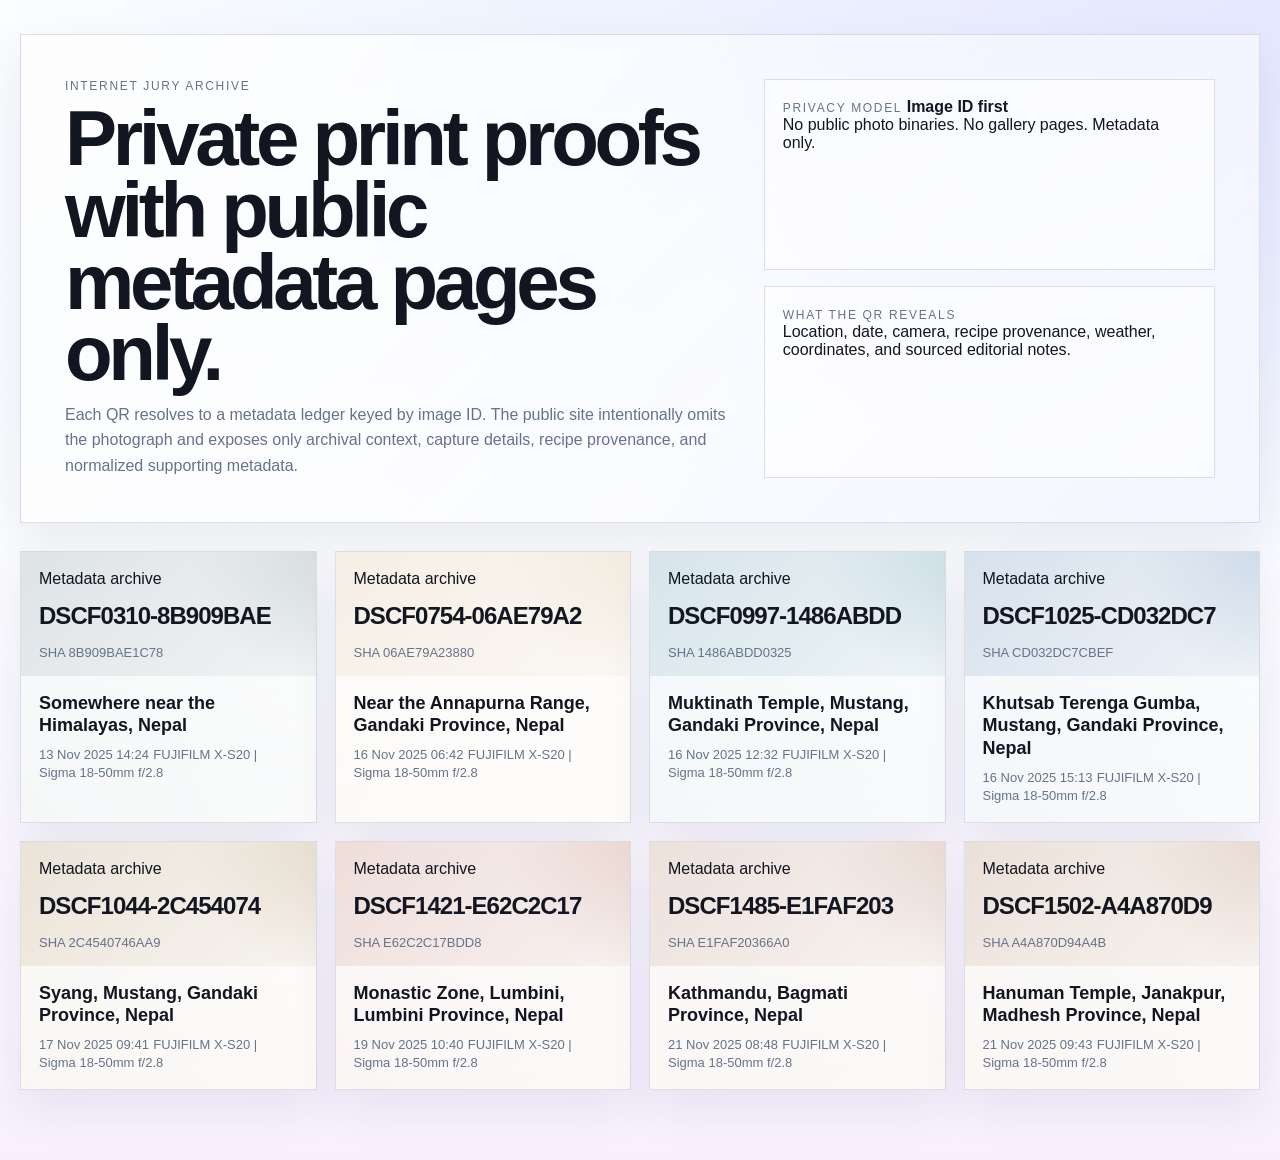
<file: index.html>
<!doctype html>
<html lang="en">
<head>
  <meta charset="utf-8" />
  <meta name="viewport" content="width=device-width, initial-scale=1" />
  <meta name="robots" content="noindex,noimageindex,nofollow" />
  <title>Internet Jury Archive</title>
  <link rel="stylesheet" href="/assets/site.css" />
</head>
<body class="archive-index">
  <main class="shell">
    <section class="index-hero">
      <div class="index-hero__copy">
        <p class="eyebrow">Internet Jury Archive</p>
        <h1>Private print proofs with public metadata pages only.</h1>
        <p class="lede">Each QR resolves to a metadata ledger keyed by image ID. The public site intentionally omits the photograph and exposes only archival context, capture details, recipe provenance, and normalized supporting metadata.</p>
      </div>
      <div class="index-hero__panel">
        <div>
          <span class="panel-label">Privacy model</span>
          <strong>Image ID first</strong>
          <p>No public photo binaries. No gallery pages. Metadata only.</p>
        </div>
        <div>
          <span class="panel-label">What the QR reveals</span>
          <p>Location, date, camera, recipe provenance, weather, coordinates, and sourced editorial notes.</p>
        </div>
      </div>
    </section>

    <section class="archive-grid">
      <a class="archive-card" href="/p/dscf0310-8b909bae/" style="--accent:#738A94;--accent-soft:#D8DEE1;--panel:#EEF1F2;--date-accent:#63777F;--weather-accent:#96A7AF;">
  <div class="archive-card__hero">
    <span class="archive-card__eyebrow">Metadata archive</span>
    <strong class="archive-card__id">DSCF0310-8B909BAE</strong>
    <span class="archive-card__checksum">SHA 8B909BAE1C78</span>
  </div>
  <div class="archive-card__body">
    <strong class="archive-card__label">Somewhere near the Himalayas, Nepal</strong>
    <span class="archive-card__meta">13 Nov 2025  14:24</span>
    <span class="archive-card__meta">FUJIFILM X-S20  |  Sigma 18-50mm f/2.8</span>
  </div>
</a>
<a class="archive-card" href="/p/dscf0754-06ae79a2/" style="--accent:#D4B88E;--accent-soft:#F3EBDF;--panel:#FAF6F1;--date-accent:#B69E7A;--weather-accent:#DFCAAA;">
  <div class="archive-card__hero">
    <span class="archive-card__eyebrow">Metadata archive</span>
    <strong class="archive-card__id">DSCF0754-06AE79A2</strong>
    <span class="archive-card__checksum">SHA 06AE79A23880</span>
  </div>
  <div class="archive-card__body">
    <strong class="archive-card__label">Near the Annapurna Range, Gandaki Province, Nepal</strong>
    <span class="archive-card__meta">16 Nov 2025  06:42</span>
    <span class="archive-card__meta">FUJIFILM X-S20  |  Sigma 18-50mm f/2.8</span>
  </div>
</a>
<a class="archive-card" href="/p/dscf0997-1486abdd/" style="--accent:#5390A9;--accent-soft:#CFE0E7;--panel:#EAF2F5;--date-accent:#477C91;--weather-accent:#7EACBE;">
  <div class="archive-card__hero">
    <span class="archive-card__eyebrow">Metadata archive</span>
    <strong class="archive-card__id">DSCF0997-1486ABDD</strong>
    <span class="archive-card__checksum">SHA 1486ABDD0325</span>
  </div>
  <div class="archive-card__body">
    <strong class="archive-card__label">Muktinath Temple, Mustang, Gandaki Province, Nepal</strong>
    <span class="archive-card__meta">16 Nov 2025  12:32</span>
    <span class="archive-card__meta">FUJIFILM X-S20  |  Sigma 18-50mm f/2.8</span>
  </div>
</a>
<a class="archive-card" href="/p/dscf1025-cd032dc7/" style="--accent:#5782B3;--accent-soft:#D0DCEA;--panel:#EBF0F6;--date-accent:#4B709A;--weather-accent:#81A1C6;">
  <div class="archive-card__hero">
    <span class="archive-card__eyebrow">Metadata archive</span>
    <strong class="archive-card__id">DSCF1025-CD032DC7</strong>
    <span class="archive-card__checksum">SHA CD032DC7CBEF</span>
  </div>
  <div class="archive-card__body">
    <strong class="archive-card__label">Khutsab Terenga Gumba, Mustang, Gandaki Province, Nepal</strong>
    <span class="archive-card__meta">16 Nov 2025  15:13</span>
    <span class="archive-card__meta">FUJIFILM X-S20  |  Sigma 18-50mm f/2.8</span>
  </div>
</a>
<a class="archive-card" href="/p/dscf1044-2c454074/" style="--accent:#AA8A59;--accent-soft:#E7DED1;--panel:#F5F1EB;--date-accent:#92774D;--weather-accent:#BFA782;">
  <div class="archive-card__hero">
    <span class="archive-card__eyebrow">Metadata archive</span>
    <strong class="archive-card__id">DSCF1044-2C454074</strong>
    <span class="archive-card__checksum">SHA 2C4540746AA9</span>
  </div>
  <div class="archive-card__body">
    <strong class="archive-card__label">Syang, Mustang, Gandaki Province, Nepal</strong>
    <span class="archive-card__meta">17 Nov 2025  09:41</span>
    <span class="archive-card__meta">FUJIFILM X-S20  |  Sigma 18-50mm f/2.8</span>
  </div>
</a>
<a class="archive-card" href="/p/dscf1421-e62c2c17/" style="--accent:#B67462;--accent-soft:#EBD8D3;--panel:#F6EEEC;--date-accent:#9D6454;--weather-accent:#C89789;">
  <div class="archive-card__hero">
    <span class="archive-card__eyebrow">Metadata archive</span>
    <strong class="archive-card__id">DSCF1421-E62C2C17</strong>
    <span class="archive-card__checksum">SHA E62C2C17BDD8</span>
  </div>
  <div class="archive-card__body">
    <strong class="archive-card__label">Monastic Zone, Lumbini, Lumbini Province, Nepal</strong>
    <span class="archive-card__meta">19 Nov 2025  10:40</span>
    <span class="archive-card__meta">FUJIFILM X-S20  |  Sigma 18-50mm f/2.8</span>
  </div>
</a>
<a class="archive-card" href="/p/dscf1485-e1faf203/" style="--accent:#B07E67;--accent-soft:#E9DBD4;--panel:#F6F0ED;--date-accent:#976C59;--weather-accent:#C49E8D;">
  <div class="archive-card__hero">
    <span class="archive-card__eyebrow">Metadata archive</span>
    <strong class="archive-card__id">DSCF1485-E1FAF203</strong>
    <span class="archive-card__checksum">SHA E1FAF20366A0</span>
  </div>
  <div class="archive-card__body">
    <strong class="archive-card__label">Kathmandu, Bagmati Province, Nepal</strong>
    <span class="archive-card__meta">21 Nov 2025  08:48</span>
    <span class="archive-card__meta">FUJIFILM X-S20  |  Sigma 18-50mm f/2.8</span>
  </div>
</a>
<a class="archive-card" href="/p/dscf1502-a4a870d9/" style="--accent:#AE7E5F;--accent-soft:#E8DBD2;--panel:#F5F0EC;--date-accent:#966C52;--weather-accent:#C29E87;">
  <div class="archive-card__hero">
    <span class="archive-card__eyebrow">Metadata archive</span>
    <strong class="archive-card__id">DSCF1502-A4A870D9</strong>
    <span class="archive-card__checksum">SHA A4A870D94A4B</span>
  </div>
  <div class="archive-card__body">
    <strong class="archive-card__label">Hanuman Temple, Janakpur, Madhesh Province, Nepal</strong>
    <span class="archive-card__meta">21 Nov 2025  09:43</span>
    <span class="archive-card__meta">FUJIFILM X-S20  |  Sigma 18-50mm f/2.8</span>
  </div>
</a>
    </section>
  </main>
</body>
</html>
</file>
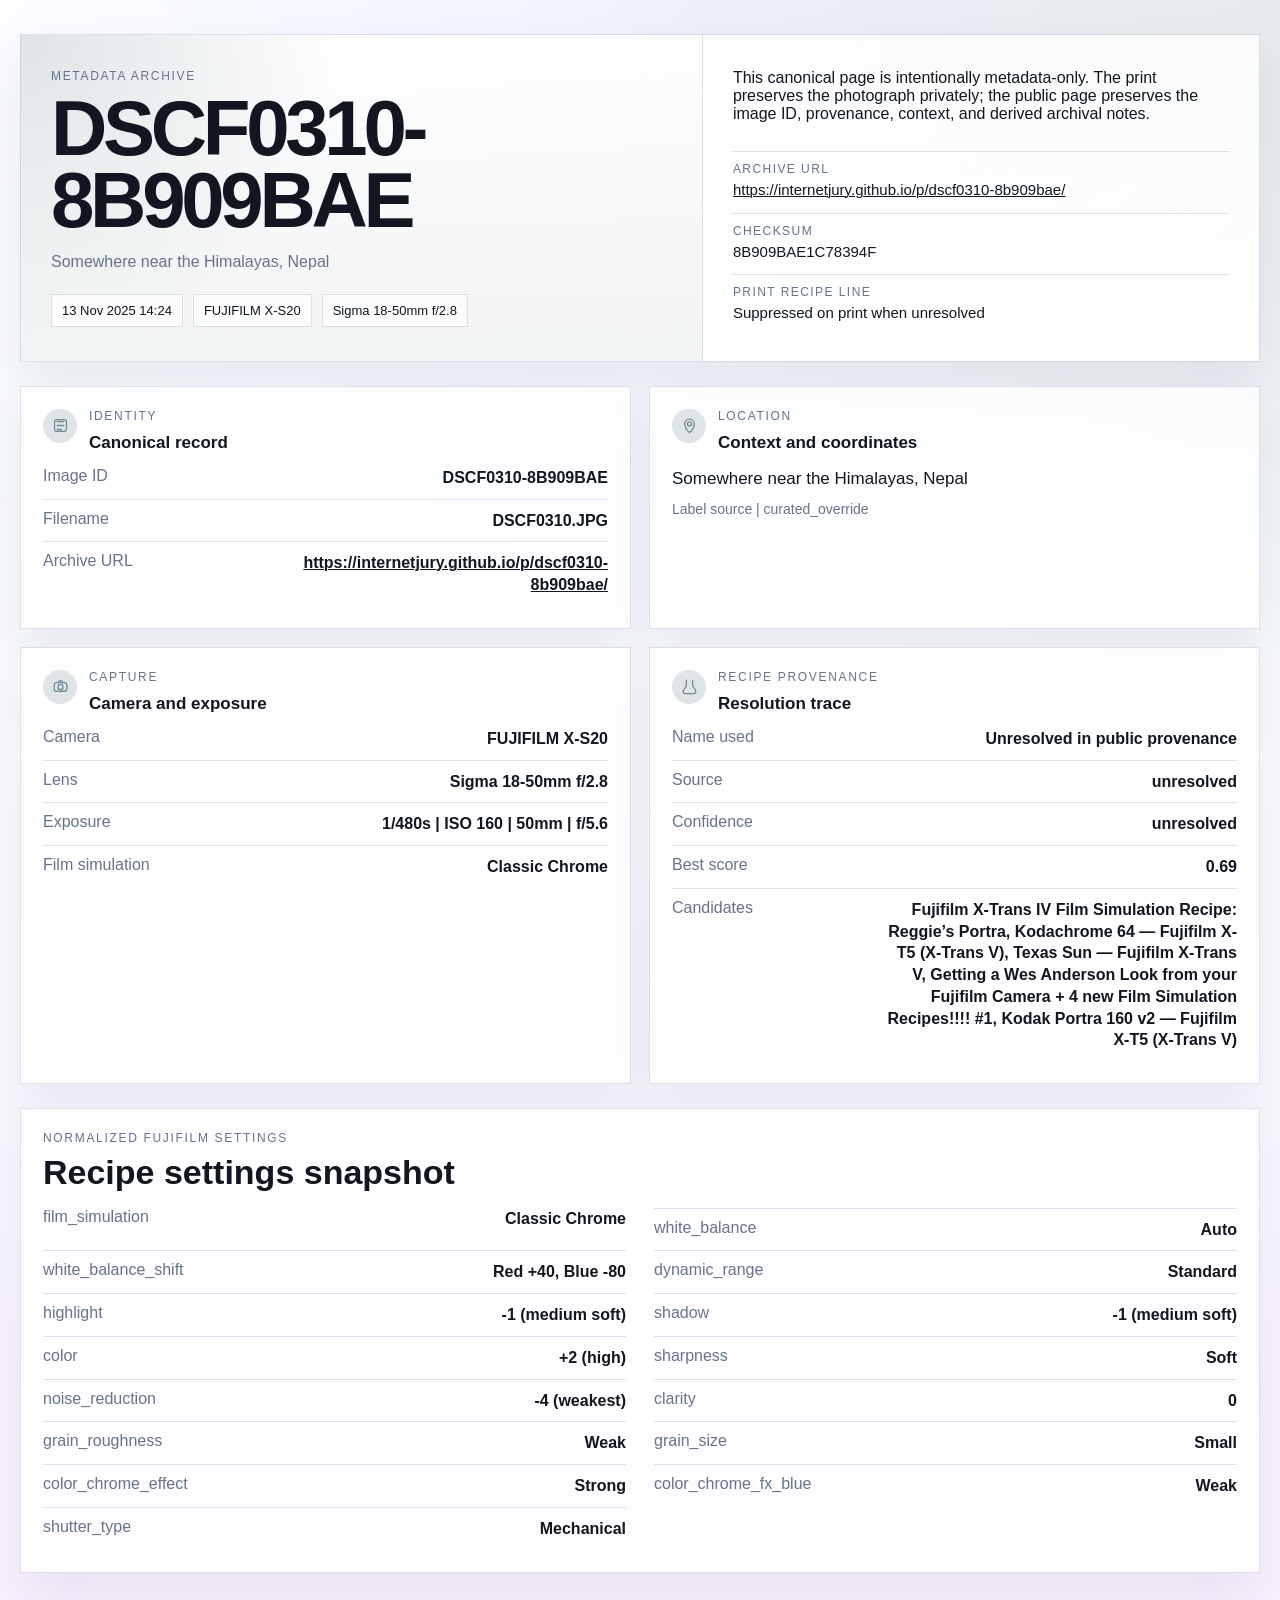
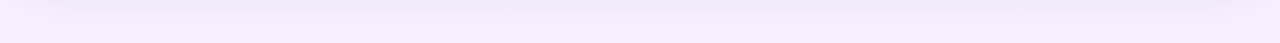
<file: p/dscf0310-8b909bae/index.html>
<!doctype html>
<html lang="en">
<head>
  <meta charset="utf-8" />
  <meta name="viewport" content="width=device-width, initial-scale=1" />
  <meta name="robots" content="noindex,noimageindex,nofollow" />
  <meta name="photo-id" content="dscf0310-8b909bae" />
  <title>DSCF0310-8B909BAE | Internet Jury Archive</title>
  <link rel="stylesheet" href="/assets/site.css" />
</head>
<body class="archive-page" data-photo-id="dscf0310-8b909bae" style="--accent:#738A94;--accent-soft:#D8DEE1;--panel:#EEF1F2;--date-accent:#63777F;--weather-accent:#96A7AF;">
  <main class="shell page" data-photo-id="dscf0310-8b909bae">
    <section class="page-hero">
      <div class="page-hero__identity">
        <p class="eyebrow">Metadata archive</p>
        <h1>DSCF0310-8B909BAE</h1>
        <p class="lede">Somewhere near the Himalayas, Nepal</p>
        <div class="hero-badges">
          <span>13 Nov 2025  14:24</span>
          <span>FUJIFILM X-S20</span>
          <span>Sigma 18-50mm f/2.8</span>
        </div>
      </div>
      <div class="page-hero__statement">
        <p>This canonical page is intentionally metadata-only. The print preserves the photograph privately; the public page preserves the image ID, provenance, context, and derived archival notes.</p>
        <dl class="hero-facts">
          <div><dt>Archive URL</dt><dd><a href="https://internetjury.github.io/p/dscf0310-8b909bae/">https://internetjury.github.io/p/dscf0310-8b909bae/</a></dd></div>
          <div><dt>Checksum</dt><dd>8B909BAE1C78394F</dd></div>
          <div><dt>Print recipe line</dt><dd>Suppressed on print when unresolved</dd></div>
        </dl>
      </div>
    </section>

    <section class="meta-grid">
      <article class="meta-card">
        <div class="meta-card__header">
          <span class="meta-card__icon" aria-hidden="true"><svg viewBox="0 0 24 24" fill="none"><path d="M8 7h8M8 12h8M8 17h5" stroke="currentColor" stroke-width="1.7" stroke-linecap="round"/><rect x="4.5" y="4.5" width="15" height="15" rx="3" stroke="currentColor" stroke-width="1.5"/></svg></span>
          <div>
            <p class="meta-card__eyebrow">Identity</p>
            <h3>Canonical record</h3>
          </div>
        </div>
        <ul class="fact-list">
          <li><span>Image ID</span><strong>DSCF0310-8B909BAE</strong></li>
          <li><span>Filename</span><strong>DSCF0310.JPG</strong></li>
          <li><span>Archive URL</span><strong><a href="https://internetjury.github.io/p/dscf0310-8b909bae/">https://internetjury.github.io/p/dscf0310-8b909bae/</a></strong></li>
        </ul>
      </article>

      <article class="meta-card">
        <div class="meta-card__header">
          <span class="meta-card__icon" aria-hidden="true"><svg viewBox="0 0 24 24" fill="none"><path d="M12 21s6-5.25 6-11a6 6 0 1 0-12 0c0 5.75 6 11 6 11Z" stroke="currentColor" stroke-width="1.6"/><circle cx="12" cy="10" r="2.5" stroke="currentColor" stroke-width="1.6"/></svg></span>
          <div>
            <p class="meta-card__eyebrow">Location</p>
            <h3>Context and coordinates</h3>
          </div>
        </div>
        <p class="meta-card__value">Somewhere near the Himalayas, Nepal</p>
        <p class="meta-card__muted"></p>
        <p class="meta-card__source">Label source | curated_override</p>
        
      </article>

      <article class="meta-card">
        <div class="meta-card__header">
          <span class="meta-card__icon" aria-hidden="true"><svg viewBox="0 0 24 24" fill="none"><rect x="4" y="7" width="16" height="11" rx="3" stroke="currentColor" stroke-width="1.6"/><path d="M9 7l1.3-2h3.4L15 7" stroke="currentColor" stroke-width="1.6" stroke-linecap="round"/><circle cx="12" cy="12.5" r="3.2" stroke="currentColor" stroke-width="1.6"/></svg></span>
          <div>
            <p class="meta-card__eyebrow">Capture</p>
            <h3>Camera and exposure</h3>
          </div>
        </div>
        <ul class="fact-list">
          <li><span>Camera</span><strong>FUJIFILM X-S20</strong></li>
          <li><span>Lens</span><strong>Sigma 18-50mm f/2.8</strong></li>
          <li><span>Exposure</span><strong>1/480s  |  ISO 160  |  50mm  |  f/5.6</strong></li>
          <li><span>Film simulation</span><strong>Classic Chrome</strong></li>
        </ul>
      </article>

      <article class="meta-card">
        <div class="meta-card__header">
          <span class="meta-card__icon" aria-hidden="true"><svg viewBox="0 0 24 24" fill="none"><path d="M8 4v6M16 4v6M8 10c0 4-4 5-4 8a3 3 0 0 0 3 3h10a3 3 0 0 0 3-3c0-3-4-4-4-8" stroke="currentColor" stroke-width="1.6" stroke-linecap="round"/></svg></span>
          <div>
            <p class="meta-card__eyebrow">Recipe provenance</p>
            <h3>Resolution trace</h3>
          </div>
        </div>
        <ul class="fact-list">
          <li><span>Name used</span><strong>Unresolved in public provenance</strong></li>
          <li><span>Source</span><strong>unresolved</strong></li>
          <li><span>Confidence</span><strong>unresolved</strong></li>
          <li><span>Best score</span><strong>0.69</strong></li>
          <li><span>Candidates</span><strong>Fujifilm X-Trans IV Film Simulation Recipe: Reggie’s Portra, Kodachrome 64 — Fujifilm X-T5 (X-Trans V), Texas Sun — Fujifilm X-Trans V, Getting a Wes Anderson Look from your Fujifilm Camera + 4 new Film Simulation Recipes!!!! #1, Kodak Portra 160 v2 — Fujifilm X-T5 (X-Trans V)</strong></li>
        </ul>
      </article>

      
    </section>

    

    <section class="wide-section">
      <div class="section-heading">
        <p class="eyebrow">Normalized Fujifilm settings</p>
        <h2>Recipe settings snapshot</h2>
      </div>
      <ul class="settings-grid">
        <li><span>film_simulation</span><strong>Classic Chrome</strong></li>
<li><span>white_balance</span><strong>Auto</strong></li>
<li><span>white_balance_shift</span><strong>Red +40, Blue -80</strong></li>
<li><span>dynamic_range</span><strong>Standard</strong></li>
<li><span>highlight</span><strong>-1 (medium soft)</strong></li>
<li><span>shadow</span><strong>-1 (medium soft)</strong></li>
<li><span>color</span><strong>+2 (high)</strong></li>
<li><span>sharpness</span><strong>Soft</strong></li>
<li><span>noise_reduction</span><strong>-4 (weakest)</strong></li>
<li><span>clarity</span><strong>0</strong></li>
<li><span>grain_roughness</span><strong>Weak</strong></li>
<li><span>grain_size</span><strong>Small</strong></li>
<li><span>color_chrome_effect</span><strong>Strong</strong></li>
<li><span>color_chrome_fx_blue</span><strong>Weak</strong></li>
<li><span>shutter_type</span><strong>Mechanical</strong></li>
      </ul>
    </section>
  </main>
</body>
</html>
</file>
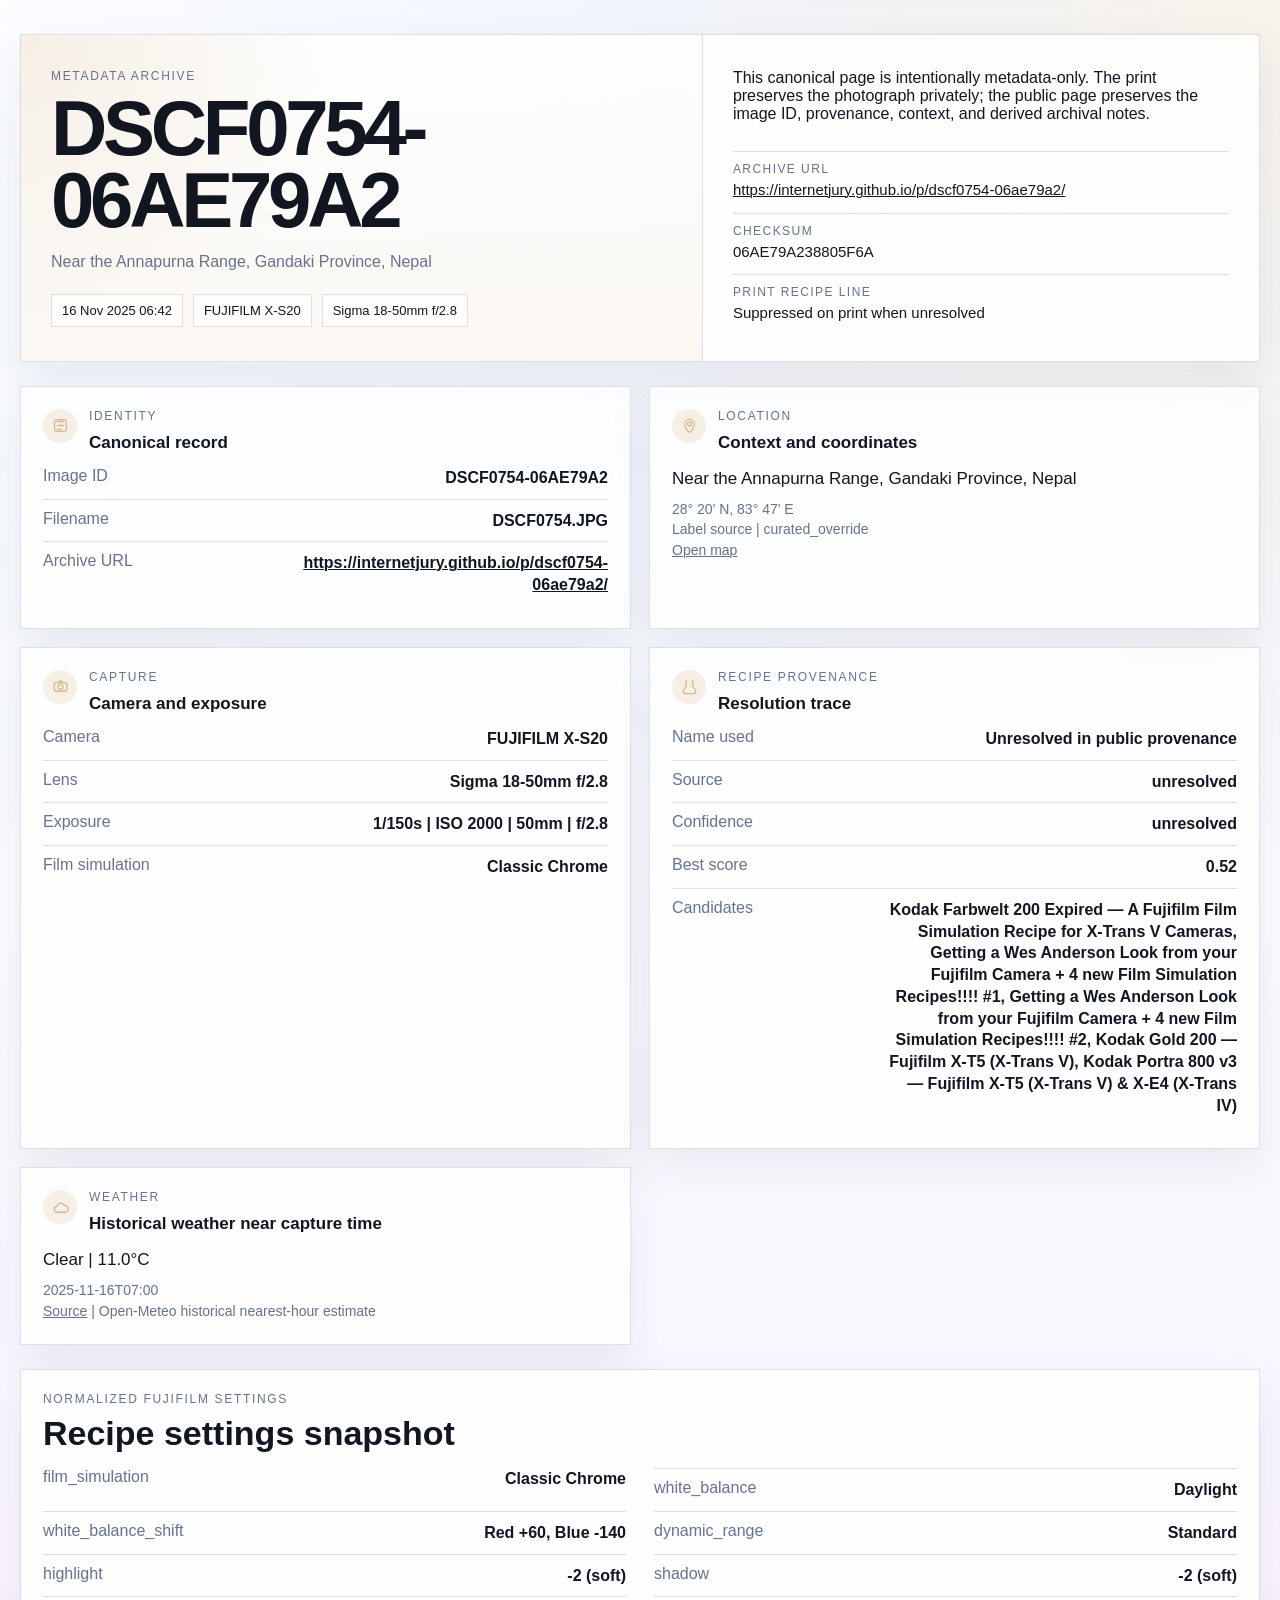
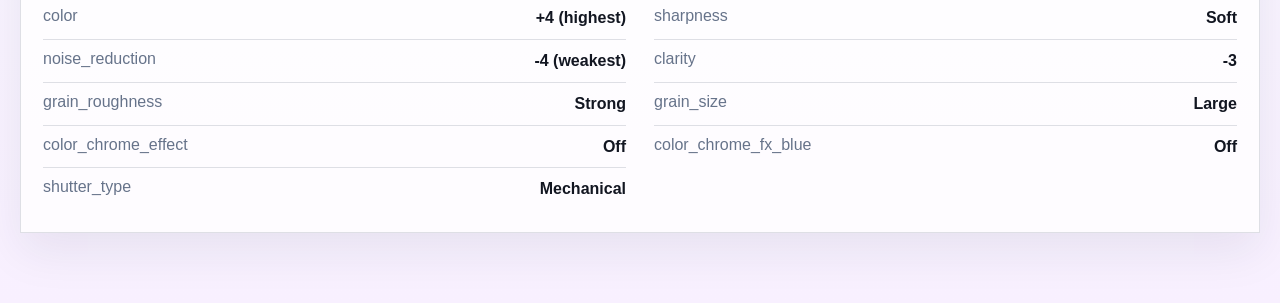
<file: p/dscf0754-06ae79a2/index.html>
<!doctype html>
<html lang="en">
<head>
  <meta charset="utf-8" />
  <meta name="viewport" content="width=device-width, initial-scale=1" />
  <meta name="robots" content="noindex,noimageindex,nofollow" />
  <meta name="photo-id" content="dscf0754-06ae79a2" />
  <title>DSCF0754-06AE79A2 | Internet Jury Archive</title>
  <link rel="stylesheet" href="/assets/site.css" />
</head>
<body class="archive-page" data-photo-id="dscf0754-06ae79a2" style="--accent:#D4B88E;--accent-soft:#F3EBDF;--panel:#FAF6F1;--date-accent:#B69E7A;--weather-accent:#DFCAAA;">
  <main class="shell page" data-photo-id="dscf0754-06ae79a2">
    <section class="page-hero">
      <div class="page-hero__identity">
        <p class="eyebrow">Metadata archive</p>
        <h1>DSCF0754-06AE79A2</h1>
        <p class="lede">Near the Annapurna Range, Gandaki Province, Nepal</p>
        <div class="hero-badges">
          <span>16 Nov 2025  06:42</span>
          <span>FUJIFILM X-S20</span>
          <span>Sigma 18-50mm f/2.8</span>
        </div>
      </div>
      <div class="page-hero__statement">
        <p>This canonical page is intentionally metadata-only. The print preserves the photograph privately; the public page preserves the image ID, provenance, context, and derived archival notes.</p>
        <dl class="hero-facts">
          <div><dt>Archive URL</dt><dd><a href="https://internetjury.github.io/p/dscf0754-06ae79a2/">https://internetjury.github.io/p/dscf0754-06ae79a2/</a></dd></div>
          <div><dt>Checksum</dt><dd>06AE79A238805F6A</dd></div>
          <div><dt>Print recipe line</dt><dd>Suppressed on print when unresolved</dd></div>
        </dl>
      </div>
    </section>

    <section class="meta-grid">
      <article class="meta-card">
        <div class="meta-card__header">
          <span class="meta-card__icon" aria-hidden="true"><svg viewBox="0 0 24 24" fill="none"><path d="M8 7h8M8 12h8M8 17h5" stroke="currentColor" stroke-width="1.7" stroke-linecap="round"/><rect x="4.5" y="4.5" width="15" height="15" rx="3" stroke="currentColor" stroke-width="1.5"/></svg></span>
          <div>
            <p class="meta-card__eyebrow">Identity</p>
            <h3>Canonical record</h3>
          </div>
        </div>
        <ul class="fact-list">
          <li><span>Image ID</span><strong>DSCF0754-06AE79A2</strong></li>
          <li><span>Filename</span><strong>DSCF0754.JPG</strong></li>
          <li><span>Archive URL</span><strong><a href="https://internetjury.github.io/p/dscf0754-06ae79a2/">https://internetjury.github.io/p/dscf0754-06ae79a2/</a></strong></li>
        </ul>
      </article>

      <article class="meta-card">
        <div class="meta-card__header">
          <span class="meta-card__icon" aria-hidden="true"><svg viewBox="0 0 24 24" fill="none"><path d="M12 21s6-5.25 6-11a6 6 0 1 0-12 0c0 5.75 6 11 6 11Z" stroke="currentColor" stroke-width="1.6"/><circle cx="12" cy="10" r="2.5" stroke="currentColor" stroke-width="1.6"/></svg></span>
          <div>
            <p class="meta-card__eyebrow">Location</p>
            <h3>Context and coordinates</h3>
          </div>
        </div>
        <p class="meta-card__value">Near the Annapurna Range, Gandaki Province, Nepal</p>
        <p class="meta-card__muted">28&#176; 20&#39; N, 83&#176; 47&#39; E</p>
        <p class="meta-card__source">Label source | curated_override</p>
        <p class="meta-card__source"><a href="https://www.openstreetmap.org/?mlat=28.3327686111111&amp;mlon=83.7885422222222#map=13/28.3327686111111/83.7885422222222">Open map</a></p>
      </article>

      <article class="meta-card">
        <div class="meta-card__header">
          <span class="meta-card__icon" aria-hidden="true"><svg viewBox="0 0 24 24" fill="none"><rect x="4" y="7" width="16" height="11" rx="3" stroke="currentColor" stroke-width="1.6"/><path d="M9 7l1.3-2h3.4L15 7" stroke="currentColor" stroke-width="1.6" stroke-linecap="round"/><circle cx="12" cy="12.5" r="3.2" stroke="currentColor" stroke-width="1.6"/></svg></span>
          <div>
            <p class="meta-card__eyebrow">Capture</p>
            <h3>Camera and exposure</h3>
          </div>
        </div>
        <ul class="fact-list">
          <li><span>Camera</span><strong>FUJIFILM X-S20</strong></li>
          <li><span>Lens</span><strong>Sigma 18-50mm f/2.8</strong></li>
          <li><span>Exposure</span><strong>1/150s  |  ISO 2000  |  50mm  |  f/2.8</strong></li>
          <li><span>Film simulation</span><strong>Classic Chrome</strong></li>
        </ul>
      </article>

      <article class="meta-card">
        <div class="meta-card__header">
          <span class="meta-card__icon" aria-hidden="true"><svg viewBox="0 0 24 24" fill="none"><path d="M8 4v6M16 4v6M8 10c0 4-4 5-4 8a3 3 0 0 0 3 3h10a3 3 0 0 0 3-3c0-3-4-4-4-8" stroke="currentColor" stroke-width="1.6" stroke-linecap="round"/></svg></span>
          <div>
            <p class="meta-card__eyebrow">Recipe provenance</p>
            <h3>Resolution trace</h3>
          </div>
        </div>
        <ul class="fact-list">
          <li><span>Name used</span><strong>Unresolved in public provenance</strong></li>
          <li><span>Source</span><strong>unresolved</strong></li>
          <li><span>Confidence</span><strong>unresolved</strong></li>
          <li><span>Best score</span><strong>0.52</strong></li>
          <li><span>Candidates</span><strong>Kodak Farbwelt 200 Expired — A Fujifilm Film Simulation Recipe for X-Trans V Cameras, Getting a Wes Anderson Look from your Fujifilm Camera + 4 new Film Simulation Recipes!!!! #1, Getting a Wes Anderson Look from your Fujifilm Camera + 4 new Film Simulation Recipes!!!! #2, Kodak Gold 200 — Fujifilm X-T5 (X-Trans V), Kodak Portra 800 v3 — Fujifilm X-T5 (X-Trans V) &amp; X-E4 (X-Trans IV)</strong></li>
        </ul>
      </article>

      <article class="meta-card">
  <div class="meta-card__header">
    <span class="meta-card__icon" aria-hidden="true"><svg viewBox="0 0 24 24" fill="none"><path d="M7.5 18a3.5 3.5 0 0 1 0-7 4.8 4.8 0 0 1 9.1-1.7A3.4 3.4 0 1 1 18 18H7.5Z" stroke="currentColor" stroke-width="1.6" stroke-linejoin="round"/></svg></span>
    <div>
      <p class="meta-card__eyebrow">Weather</p>
      <h3>Historical weather near capture time</h3>
    </div>
  </div>
  <p class="meta-card__value">Clear | 11.0&#176;C</p>
  <p class="meta-card__muted">2025-11-16T07:00</p>
  <p class="meta-card__source"><a href="https://open-meteo.com/en/docs/historical-weather-api">Source</a> | Open-Meteo historical nearest-hour estimate</p>
</article>
    </section>

    

    <section class="wide-section">
      <div class="section-heading">
        <p class="eyebrow">Normalized Fujifilm settings</p>
        <h2>Recipe settings snapshot</h2>
      </div>
      <ul class="settings-grid">
        <li><span>film_simulation</span><strong>Classic Chrome</strong></li>
<li><span>white_balance</span><strong>Daylight</strong></li>
<li><span>white_balance_shift</span><strong>Red +60, Blue -140</strong></li>
<li><span>dynamic_range</span><strong>Standard</strong></li>
<li><span>highlight</span><strong>-2 (soft)</strong></li>
<li><span>shadow</span><strong>-2 (soft)</strong></li>
<li><span>color</span><strong>+4 (highest)</strong></li>
<li><span>sharpness</span><strong>Soft</strong></li>
<li><span>noise_reduction</span><strong>-4 (weakest)</strong></li>
<li><span>clarity</span><strong>-3</strong></li>
<li><span>grain_roughness</span><strong>Strong</strong></li>
<li><span>grain_size</span><strong>Large</strong></li>
<li><span>color_chrome_effect</span><strong>Off</strong></li>
<li><span>color_chrome_fx_blue</span><strong>Off</strong></li>
<li><span>shutter_type</span><strong>Mechanical</strong></li>
      </ul>
    </section>
  </main>
</body>
</html>
</file>
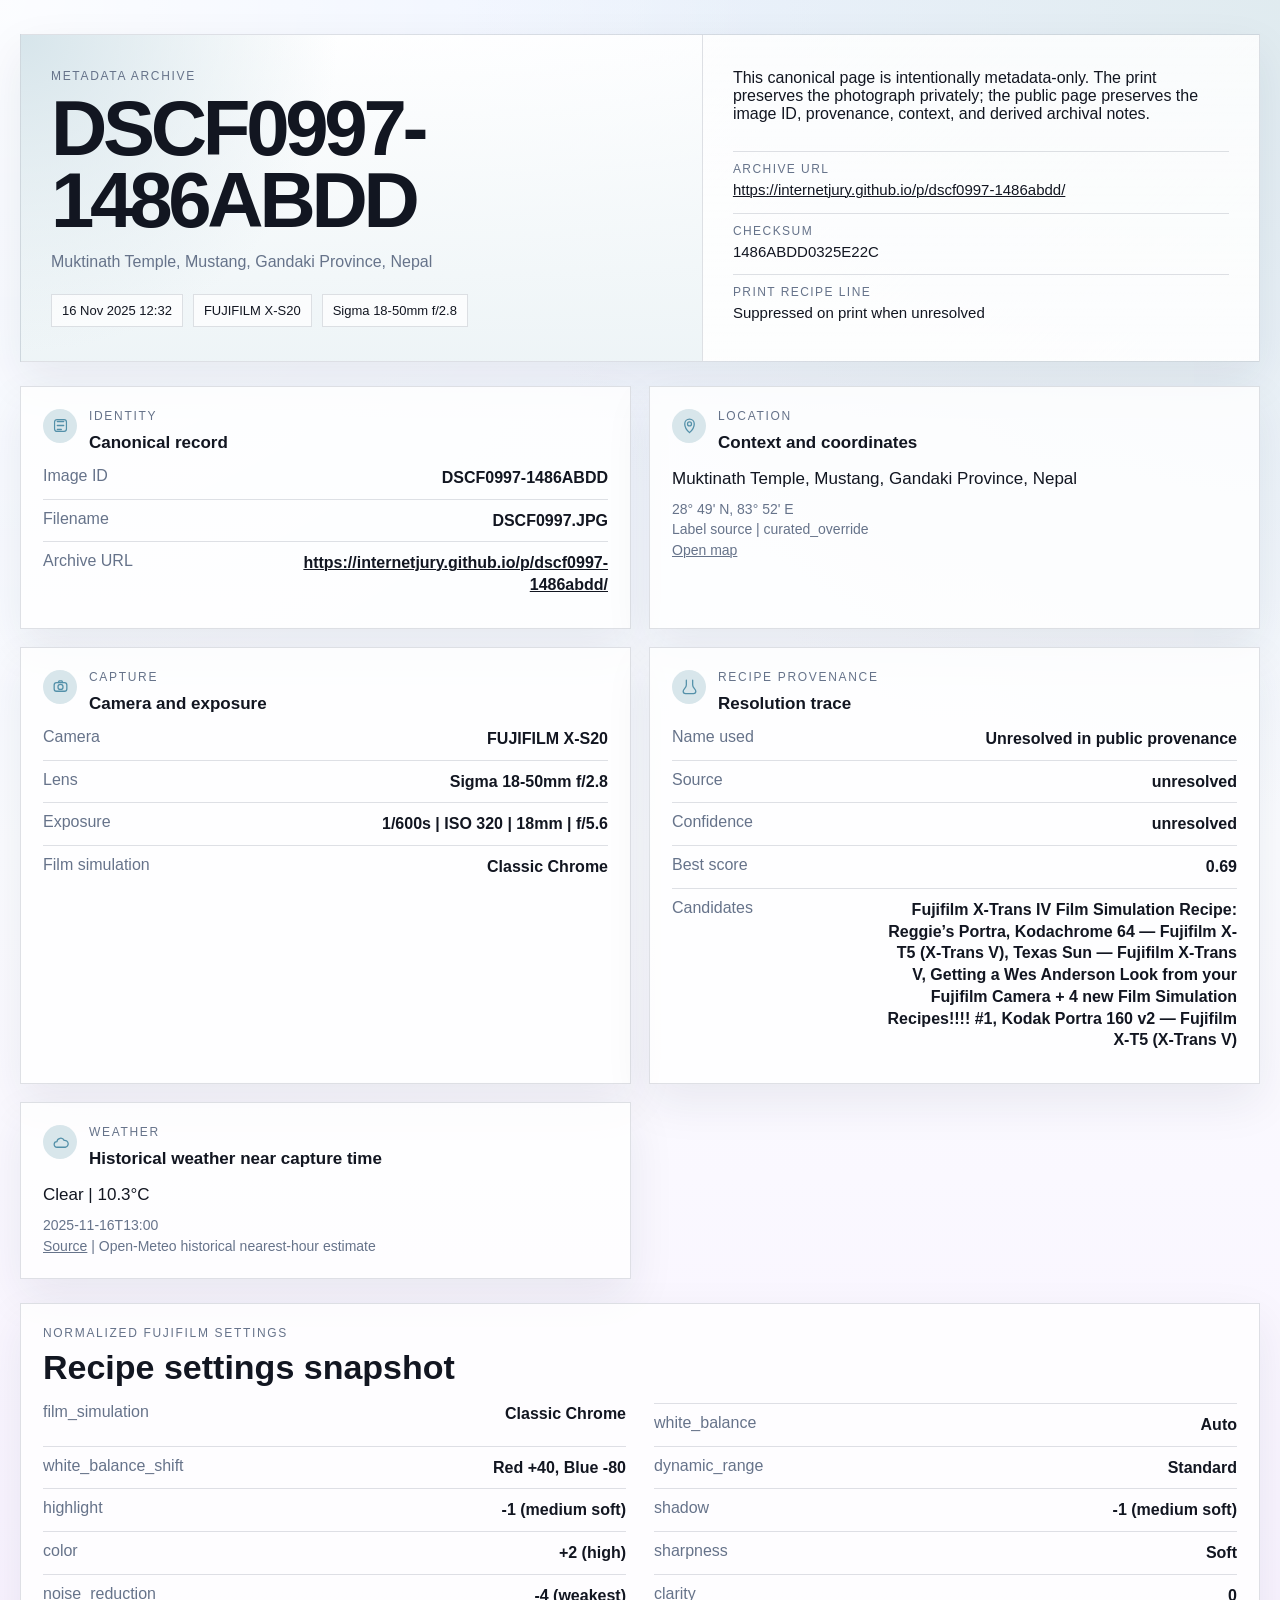
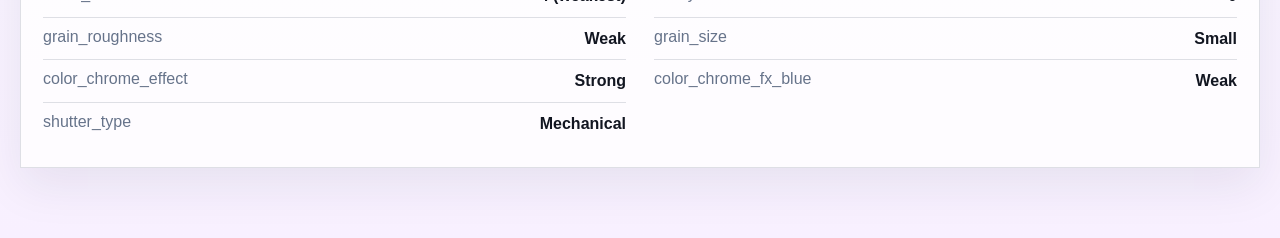
<file: p/dscf0997-1486abdd/index.html>
<!doctype html>
<html lang="en">
<head>
  <meta charset="utf-8" />
  <meta name="viewport" content="width=device-width, initial-scale=1" />
  <meta name="robots" content="noindex,noimageindex,nofollow" />
  <meta name="photo-id" content="dscf0997-1486abdd" />
  <title>DSCF0997-1486ABDD | Internet Jury Archive</title>
  <link rel="stylesheet" href="/assets/site.css" />
</head>
<body class="archive-page" data-photo-id="dscf0997-1486abdd" style="--accent:#5390A9;--accent-soft:#CFE0E7;--panel:#EAF2F5;--date-accent:#477C91;--weather-accent:#7EACBE;">
  <main class="shell page" data-photo-id="dscf0997-1486abdd">
    <section class="page-hero">
      <div class="page-hero__identity">
        <p class="eyebrow">Metadata archive</p>
        <h1>DSCF0997-1486ABDD</h1>
        <p class="lede">Muktinath Temple, Mustang, Gandaki Province, Nepal</p>
        <div class="hero-badges">
          <span>16 Nov 2025  12:32</span>
          <span>FUJIFILM X-S20</span>
          <span>Sigma 18-50mm f/2.8</span>
        </div>
      </div>
      <div class="page-hero__statement">
        <p>This canonical page is intentionally metadata-only. The print preserves the photograph privately; the public page preserves the image ID, provenance, context, and derived archival notes.</p>
        <dl class="hero-facts">
          <div><dt>Archive URL</dt><dd><a href="https://internetjury.github.io/p/dscf0997-1486abdd/">https://internetjury.github.io/p/dscf0997-1486abdd/</a></dd></div>
          <div><dt>Checksum</dt><dd>1486ABDD0325E22C</dd></div>
          <div><dt>Print recipe line</dt><dd>Suppressed on print when unresolved</dd></div>
        </dl>
      </div>
    </section>

    <section class="meta-grid">
      <article class="meta-card">
        <div class="meta-card__header">
          <span class="meta-card__icon" aria-hidden="true"><svg viewBox="0 0 24 24" fill="none"><path d="M8 7h8M8 12h8M8 17h5" stroke="currentColor" stroke-width="1.7" stroke-linecap="round"/><rect x="4.5" y="4.5" width="15" height="15" rx="3" stroke="currentColor" stroke-width="1.5"/></svg></span>
          <div>
            <p class="meta-card__eyebrow">Identity</p>
            <h3>Canonical record</h3>
          </div>
        </div>
        <ul class="fact-list">
          <li><span>Image ID</span><strong>DSCF0997-1486ABDD</strong></li>
          <li><span>Filename</span><strong>DSCF0997.JPG</strong></li>
          <li><span>Archive URL</span><strong><a href="https://internetjury.github.io/p/dscf0997-1486abdd/">https://internetjury.github.io/p/dscf0997-1486abdd/</a></strong></li>
        </ul>
      </article>

      <article class="meta-card">
        <div class="meta-card__header">
          <span class="meta-card__icon" aria-hidden="true"><svg viewBox="0 0 24 24" fill="none"><path d="M12 21s6-5.25 6-11a6 6 0 1 0-12 0c0 5.75 6 11 6 11Z" stroke="currentColor" stroke-width="1.6"/><circle cx="12" cy="10" r="2.5" stroke="currentColor" stroke-width="1.6"/></svg></span>
          <div>
            <p class="meta-card__eyebrow">Location</p>
            <h3>Context and coordinates</h3>
          </div>
        </div>
        <p class="meta-card__value">Muktinath Temple, Mustang, Gandaki Province, Nepal</p>
        <p class="meta-card__muted">28&#176; 49&#39; N, 83&#176; 52&#39; E</p>
        <p class="meta-card__source">Label source | curated_override</p>
        <p class="meta-card__source"><a href="https://www.openstreetmap.org/?mlat=28.8168072222222&amp;mlon=83.8686613888889#map=13/28.8168072222222/83.8686613888889">Open map</a></p>
      </article>

      <article class="meta-card">
        <div class="meta-card__header">
          <span class="meta-card__icon" aria-hidden="true"><svg viewBox="0 0 24 24" fill="none"><rect x="4" y="7" width="16" height="11" rx="3" stroke="currentColor" stroke-width="1.6"/><path d="M9 7l1.3-2h3.4L15 7" stroke="currentColor" stroke-width="1.6" stroke-linecap="round"/><circle cx="12" cy="12.5" r="3.2" stroke="currentColor" stroke-width="1.6"/></svg></span>
          <div>
            <p class="meta-card__eyebrow">Capture</p>
            <h3>Camera and exposure</h3>
          </div>
        </div>
        <ul class="fact-list">
          <li><span>Camera</span><strong>FUJIFILM X-S20</strong></li>
          <li><span>Lens</span><strong>Sigma 18-50mm f/2.8</strong></li>
          <li><span>Exposure</span><strong>1/600s  |  ISO 320  |  18mm  |  f/5.6</strong></li>
          <li><span>Film simulation</span><strong>Classic Chrome</strong></li>
        </ul>
      </article>

      <article class="meta-card">
        <div class="meta-card__header">
          <span class="meta-card__icon" aria-hidden="true"><svg viewBox="0 0 24 24" fill="none"><path d="M8 4v6M16 4v6M8 10c0 4-4 5-4 8a3 3 0 0 0 3 3h10a3 3 0 0 0 3-3c0-3-4-4-4-8" stroke="currentColor" stroke-width="1.6" stroke-linecap="round"/></svg></span>
          <div>
            <p class="meta-card__eyebrow">Recipe provenance</p>
            <h3>Resolution trace</h3>
          </div>
        </div>
        <ul class="fact-list">
          <li><span>Name used</span><strong>Unresolved in public provenance</strong></li>
          <li><span>Source</span><strong>unresolved</strong></li>
          <li><span>Confidence</span><strong>unresolved</strong></li>
          <li><span>Best score</span><strong>0.69</strong></li>
          <li><span>Candidates</span><strong>Fujifilm X-Trans IV Film Simulation Recipe: Reggie’s Portra, Kodachrome 64 — Fujifilm X-T5 (X-Trans V), Texas Sun — Fujifilm X-Trans V, Getting a Wes Anderson Look from your Fujifilm Camera + 4 new Film Simulation Recipes!!!! #1, Kodak Portra 160 v2 — Fujifilm X-T5 (X-Trans V)</strong></li>
        </ul>
      </article>

      <article class="meta-card">
  <div class="meta-card__header">
    <span class="meta-card__icon" aria-hidden="true"><svg viewBox="0 0 24 24" fill="none"><path d="M7.5 18a3.5 3.5 0 0 1 0-7 4.8 4.8 0 0 1 9.1-1.7A3.4 3.4 0 1 1 18 18H7.5Z" stroke="currentColor" stroke-width="1.6" stroke-linejoin="round"/></svg></span>
    <div>
      <p class="meta-card__eyebrow">Weather</p>
      <h3>Historical weather near capture time</h3>
    </div>
  </div>
  <p class="meta-card__value">Clear | 10.3&#176;C</p>
  <p class="meta-card__muted">2025-11-16T13:00</p>
  <p class="meta-card__source"><a href="https://open-meteo.com/en/docs/historical-weather-api">Source</a> | Open-Meteo historical nearest-hour estimate</p>
</article>
    </section>

    

    <section class="wide-section">
      <div class="section-heading">
        <p class="eyebrow">Normalized Fujifilm settings</p>
        <h2>Recipe settings snapshot</h2>
      </div>
      <ul class="settings-grid">
        <li><span>film_simulation</span><strong>Classic Chrome</strong></li>
<li><span>white_balance</span><strong>Auto</strong></li>
<li><span>white_balance_shift</span><strong>Red +40, Blue -80</strong></li>
<li><span>dynamic_range</span><strong>Standard</strong></li>
<li><span>highlight</span><strong>-1 (medium soft)</strong></li>
<li><span>shadow</span><strong>-1 (medium soft)</strong></li>
<li><span>color</span><strong>+2 (high)</strong></li>
<li><span>sharpness</span><strong>Soft</strong></li>
<li><span>noise_reduction</span><strong>-4 (weakest)</strong></li>
<li><span>clarity</span><strong>0</strong></li>
<li><span>grain_roughness</span><strong>Weak</strong></li>
<li><span>grain_size</span><strong>Small</strong></li>
<li><span>color_chrome_effect</span><strong>Strong</strong></li>
<li><span>color_chrome_fx_blue</span><strong>Weak</strong></li>
<li><span>shutter_type</span><strong>Mechanical</strong></li>
      </ul>
    </section>
  </main>
</body>
</html>
</file>
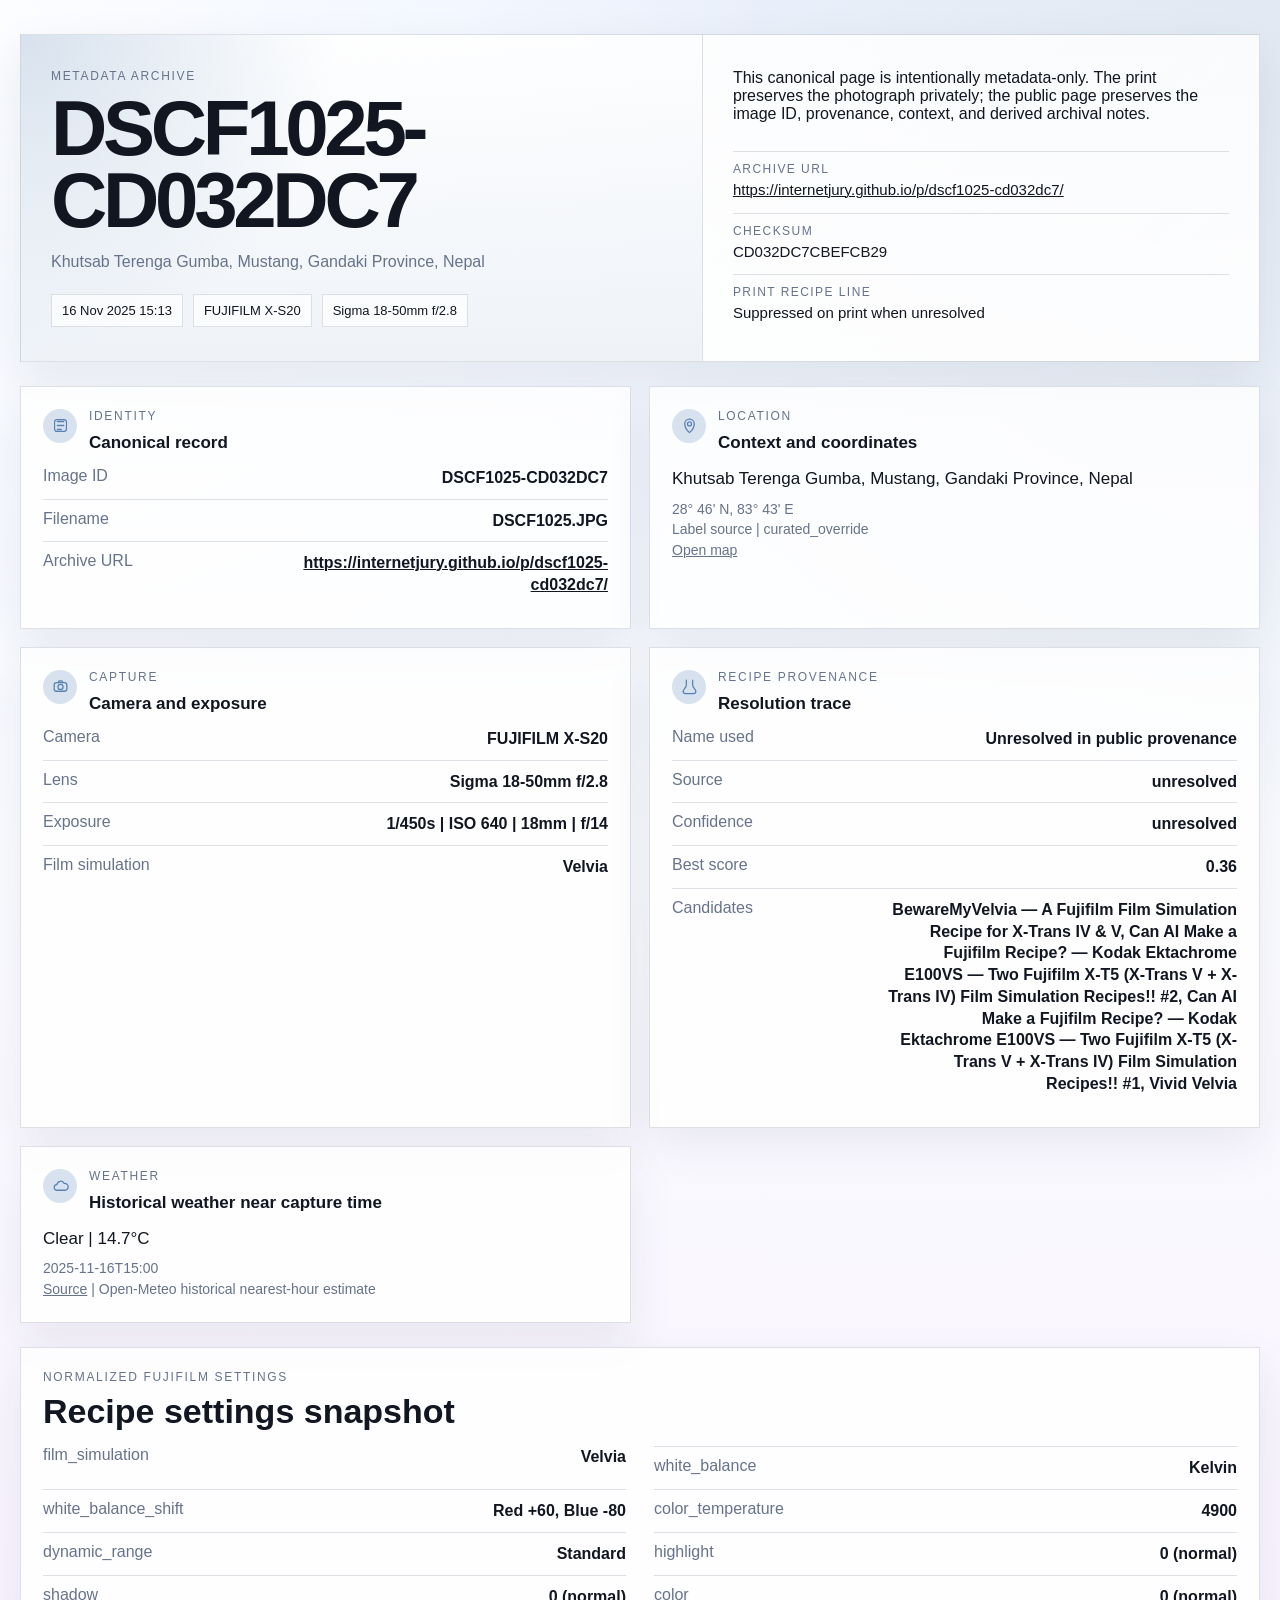
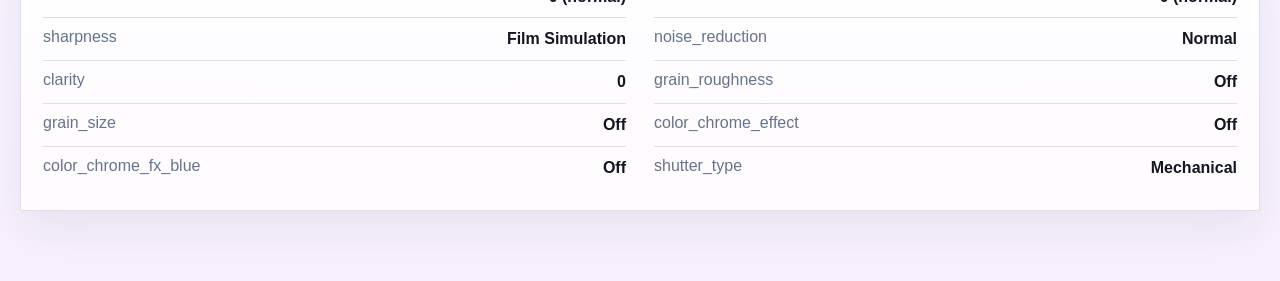
<file: p/dscf1025-cd032dc7/index.html>
<!doctype html>
<html lang="en">
<head>
  <meta charset="utf-8" />
  <meta name="viewport" content="width=device-width, initial-scale=1" />
  <meta name="robots" content="noindex,noimageindex,nofollow" />
  <meta name="photo-id" content="dscf1025-cd032dc7" />
  <title>DSCF1025-CD032DC7 | Internet Jury Archive</title>
  <link rel="stylesheet" href="/assets/site.css" />
</head>
<body class="archive-page" data-photo-id="dscf1025-cd032dc7" style="--accent:#5782B3;--accent-soft:#D0DCEA;--panel:#EBF0F6;--date-accent:#4B709A;--weather-accent:#81A1C6;">
  <main class="shell page" data-photo-id="dscf1025-cd032dc7">
    <section class="page-hero">
      <div class="page-hero__identity">
        <p class="eyebrow">Metadata archive</p>
        <h1>DSCF1025-CD032DC7</h1>
        <p class="lede">Khutsab Terenga Gumba, Mustang, Gandaki Province, Nepal</p>
        <div class="hero-badges">
          <span>16 Nov 2025  15:13</span>
          <span>FUJIFILM X-S20</span>
          <span>Sigma 18-50mm f/2.8</span>
        </div>
      </div>
      <div class="page-hero__statement">
        <p>This canonical page is intentionally metadata-only. The print preserves the photograph privately; the public page preserves the image ID, provenance, context, and derived archival notes.</p>
        <dl class="hero-facts">
          <div><dt>Archive URL</dt><dd><a href="https://internetjury.github.io/p/dscf1025-cd032dc7/">https://internetjury.github.io/p/dscf1025-cd032dc7/</a></dd></div>
          <div><dt>Checksum</dt><dd>CD032DC7CBEFCB29</dd></div>
          <div><dt>Print recipe line</dt><dd>Suppressed on print when unresolved</dd></div>
        </dl>
      </div>
    </section>

    <section class="meta-grid">
      <article class="meta-card">
        <div class="meta-card__header">
          <span class="meta-card__icon" aria-hidden="true"><svg viewBox="0 0 24 24" fill="none"><path d="M8 7h8M8 12h8M8 17h5" stroke="currentColor" stroke-width="1.7" stroke-linecap="round"/><rect x="4.5" y="4.5" width="15" height="15" rx="3" stroke="currentColor" stroke-width="1.5"/></svg></span>
          <div>
            <p class="meta-card__eyebrow">Identity</p>
            <h3>Canonical record</h3>
          </div>
        </div>
        <ul class="fact-list">
          <li><span>Image ID</span><strong>DSCF1025-CD032DC7</strong></li>
          <li><span>Filename</span><strong>DSCF1025.JPG</strong></li>
          <li><span>Archive URL</span><strong><a href="https://internetjury.github.io/p/dscf1025-cd032dc7/">https://internetjury.github.io/p/dscf1025-cd032dc7/</a></strong></li>
        </ul>
      </article>

      <article class="meta-card">
        <div class="meta-card__header">
          <span class="meta-card__icon" aria-hidden="true"><svg viewBox="0 0 24 24" fill="none"><path d="M12 21s6-5.25 6-11a6 6 0 1 0-12 0c0 5.75 6 11 6 11Z" stroke="currentColor" stroke-width="1.6"/><circle cx="12" cy="10" r="2.5" stroke="currentColor" stroke-width="1.6"/></svg></span>
          <div>
            <p class="meta-card__eyebrow">Location</p>
            <h3>Context and coordinates</h3>
          </div>
        </div>
        <p class="meta-card__value">Khutsab Terenga Gumba, Mustang, Gandaki Province, Nepal</p>
        <p class="meta-card__muted">28&#176; 46&#39; N, 83&#176; 43&#39; E</p>
        <p class="meta-card__source">Label source | curated_override</p>
        <p class="meta-card__source"><a href="https://www.openstreetmap.org/?mlat=28.7642194444444&amp;mlon=83.7171816666667#map=13/28.7642194444444/83.7171816666667">Open map</a></p>
      </article>

      <article class="meta-card">
        <div class="meta-card__header">
          <span class="meta-card__icon" aria-hidden="true"><svg viewBox="0 0 24 24" fill="none"><rect x="4" y="7" width="16" height="11" rx="3" stroke="currentColor" stroke-width="1.6"/><path d="M9 7l1.3-2h3.4L15 7" stroke="currentColor" stroke-width="1.6" stroke-linecap="round"/><circle cx="12" cy="12.5" r="3.2" stroke="currentColor" stroke-width="1.6"/></svg></span>
          <div>
            <p class="meta-card__eyebrow">Capture</p>
            <h3>Camera and exposure</h3>
          </div>
        </div>
        <ul class="fact-list">
          <li><span>Camera</span><strong>FUJIFILM X-S20</strong></li>
          <li><span>Lens</span><strong>Sigma 18-50mm f/2.8</strong></li>
          <li><span>Exposure</span><strong>1/450s  |  ISO 640  |  18mm  |  f/14</strong></li>
          <li><span>Film simulation</span><strong>Velvia</strong></li>
        </ul>
      </article>

      <article class="meta-card">
        <div class="meta-card__header">
          <span class="meta-card__icon" aria-hidden="true"><svg viewBox="0 0 24 24" fill="none"><path d="M8 4v6M16 4v6M8 10c0 4-4 5-4 8a3 3 0 0 0 3 3h10a3 3 0 0 0 3-3c0-3-4-4-4-8" stroke="currentColor" stroke-width="1.6" stroke-linecap="round"/></svg></span>
          <div>
            <p class="meta-card__eyebrow">Recipe provenance</p>
            <h3>Resolution trace</h3>
          </div>
        </div>
        <ul class="fact-list">
          <li><span>Name used</span><strong>Unresolved in public provenance</strong></li>
          <li><span>Source</span><strong>unresolved</strong></li>
          <li><span>Confidence</span><strong>unresolved</strong></li>
          <li><span>Best score</span><strong>0.36</strong></li>
          <li><span>Candidates</span><strong>BewareMyVelvia — A Fujifilm Film Simulation Recipe for X-Trans IV &amp; V, Can AI Make a Fujifilm Recipe? — Kodak Ektachrome E100VS — Two Fujifilm X-T5 (X-Trans V + X-Trans IV) Film Simulation Recipes!! #2, Can AI Make a Fujifilm Recipe? — Kodak Ektachrome E100VS — Two Fujifilm X-T5 (X-Trans V + X-Trans IV) Film Simulation Recipes!! #1, Vivid Velvia</strong></li>
        </ul>
      </article>

      <article class="meta-card">
  <div class="meta-card__header">
    <span class="meta-card__icon" aria-hidden="true"><svg viewBox="0 0 24 24" fill="none"><path d="M7.5 18a3.5 3.5 0 0 1 0-7 4.8 4.8 0 0 1 9.1-1.7A3.4 3.4 0 1 1 18 18H7.5Z" stroke="currentColor" stroke-width="1.6" stroke-linejoin="round"/></svg></span>
    <div>
      <p class="meta-card__eyebrow">Weather</p>
      <h3>Historical weather near capture time</h3>
    </div>
  </div>
  <p class="meta-card__value">Clear | 14.7&#176;C</p>
  <p class="meta-card__muted">2025-11-16T15:00</p>
  <p class="meta-card__source"><a href="https://open-meteo.com/en/docs/historical-weather-api">Source</a> | Open-Meteo historical nearest-hour estimate</p>
</article>
    </section>

    

    <section class="wide-section">
      <div class="section-heading">
        <p class="eyebrow">Normalized Fujifilm settings</p>
        <h2>Recipe settings snapshot</h2>
      </div>
      <ul class="settings-grid">
        <li><span>film_simulation</span><strong>Velvia</strong></li>
<li><span>white_balance</span><strong>Kelvin</strong></li>
<li><span>white_balance_shift</span><strong>Red +60, Blue -80</strong></li>
<li><span>color_temperature</span><strong>4900</strong></li>
<li><span>dynamic_range</span><strong>Standard</strong></li>
<li><span>highlight</span><strong>0 (normal)</strong></li>
<li><span>shadow</span><strong>0 (normal)</strong></li>
<li><span>color</span><strong>0 (normal)</strong></li>
<li><span>sharpness</span><strong>Film Simulation</strong></li>
<li><span>noise_reduction</span><strong>Normal</strong></li>
<li><span>clarity</span><strong>0</strong></li>
<li><span>grain_roughness</span><strong>Off</strong></li>
<li><span>grain_size</span><strong>Off</strong></li>
<li><span>color_chrome_effect</span><strong>Off</strong></li>
<li><span>color_chrome_fx_blue</span><strong>Off</strong></li>
<li><span>shutter_type</span><strong>Mechanical</strong></li>
      </ul>
    </section>
  </main>
</body>
</html>
</file>
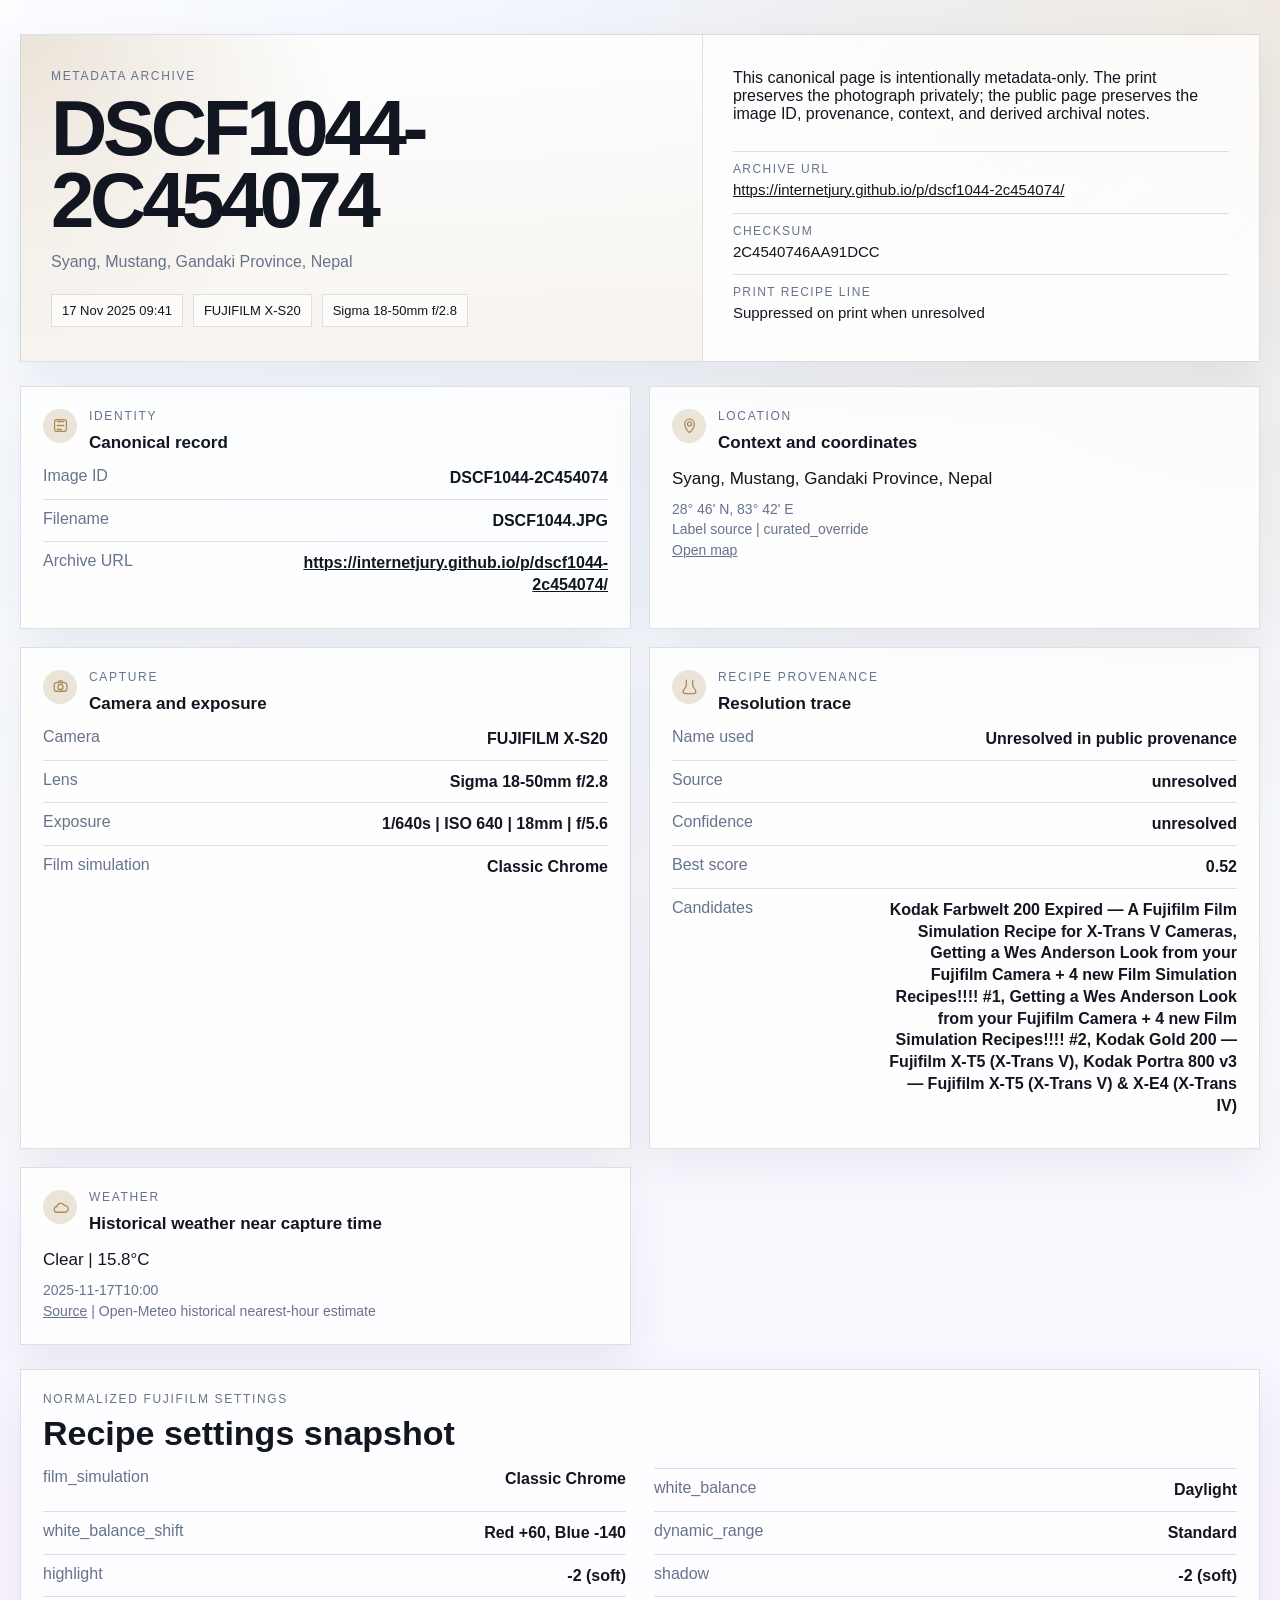
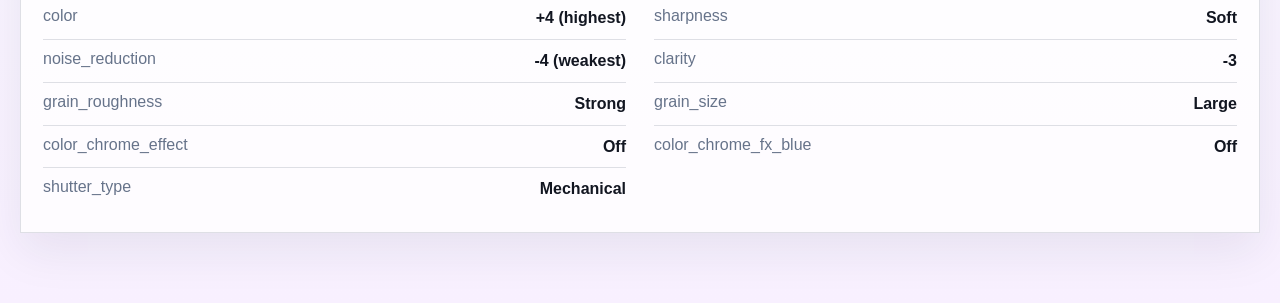
<file: p/dscf1044-2c454074/index.html>
<!doctype html>
<html lang="en">
<head>
  <meta charset="utf-8" />
  <meta name="viewport" content="width=device-width, initial-scale=1" />
  <meta name="robots" content="noindex,noimageindex,nofollow" />
  <meta name="photo-id" content="dscf1044-2c454074" />
  <title>DSCF1044-2C454074 | Internet Jury Archive</title>
  <link rel="stylesheet" href="/assets/site.css" />
</head>
<body class="archive-page" data-photo-id="dscf1044-2c454074" style="--accent:#AA8A59;--accent-soft:#E7DED1;--panel:#F5F1EB;--date-accent:#92774D;--weather-accent:#BFA782;">
  <main class="shell page" data-photo-id="dscf1044-2c454074">
    <section class="page-hero">
      <div class="page-hero__identity">
        <p class="eyebrow">Metadata archive</p>
        <h1>DSCF1044-2C454074</h1>
        <p class="lede">Syang, Mustang, Gandaki Province, Nepal</p>
        <div class="hero-badges">
          <span>17 Nov 2025  09:41</span>
          <span>FUJIFILM X-S20</span>
          <span>Sigma 18-50mm f/2.8</span>
        </div>
      </div>
      <div class="page-hero__statement">
        <p>This canonical page is intentionally metadata-only. The print preserves the photograph privately; the public page preserves the image ID, provenance, context, and derived archival notes.</p>
        <dl class="hero-facts">
          <div><dt>Archive URL</dt><dd><a href="https://internetjury.github.io/p/dscf1044-2c454074/">https://internetjury.github.io/p/dscf1044-2c454074/</a></dd></div>
          <div><dt>Checksum</dt><dd>2C4540746AA91DCC</dd></div>
          <div><dt>Print recipe line</dt><dd>Suppressed on print when unresolved</dd></div>
        </dl>
      </div>
    </section>

    <section class="meta-grid">
      <article class="meta-card">
        <div class="meta-card__header">
          <span class="meta-card__icon" aria-hidden="true"><svg viewBox="0 0 24 24" fill="none"><path d="M8 7h8M8 12h8M8 17h5" stroke="currentColor" stroke-width="1.7" stroke-linecap="round"/><rect x="4.5" y="4.5" width="15" height="15" rx="3" stroke="currentColor" stroke-width="1.5"/></svg></span>
          <div>
            <p class="meta-card__eyebrow">Identity</p>
            <h3>Canonical record</h3>
          </div>
        </div>
        <ul class="fact-list">
          <li><span>Image ID</span><strong>DSCF1044-2C454074</strong></li>
          <li><span>Filename</span><strong>DSCF1044.JPG</strong></li>
          <li><span>Archive URL</span><strong><a href="https://internetjury.github.io/p/dscf1044-2c454074/">https://internetjury.github.io/p/dscf1044-2c454074/</a></strong></li>
        </ul>
      </article>

      <article class="meta-card">
        <div class="meta-card__header">
          <span class="meta-card__icon" aria-hidden="true"><svg viewBox="0 0 24 24" fill="none"><path d="M12 21s6-5.25 6-11a6 6 0 1 0-12 0c0 5.75 6 11 6 11Z" stroke="currentColor" stroke-width="1.6"/><circle cx="12" cy="10" r="2.5" stroke="currentColor" stroke-width="1.6"/></svg></span>
          <div>
            <p class="meta-card__eyebrow">Location</p>
            <h3>Context and coordinates</h3>
          </div>
        </div>
        <p class="meta-card__value">Syang, Mustang, Gandaki Province, Nepal</p>
        <p class="meta-card__muted">28&#176; 46&#39; N, 83&#176; 42&#39; E</p>
        <p class="meta-card__source">Label source | curated_override</p>
        <p class="meta-card__source"><a href="https://www.openstreetmap.org/?mlat=28.7719947222222&amp;mlon=83.70591#map=13/28.7719947222222/83.70591">Open map</a></p>
      </article>

      <article class="meta-card">
        <div class="meta-card__header">
          <span class="meta-card__icon" aria-hidden="true"><svg viewBox="0 0 24 24" fill="none"><rect x="4" y="7" width="16" height="11" rx="3" stroke="currentColor" stroke-width="1.6"/><path d="M9 7l1.3-2h3.4L15 7" stroke="currentColor" stroke-width="1.6" stroke-linecap="round"/><circle cx="12" cy="12.5" r="3.2" stroke="currentColor" stroke-width="1.6"/></svg></span>
          <div>
            <p class="meta-card__eyebrow">Capture</p>
            <h3>Camera and exposure</h3>
          </div>
        </div>
        <ul class="fact-list">
          <li><span>Camera</span><strong>FUJIFILM X-S20</strong></li>
          <li><span>Lens</span><strong>Sigma 18-50mm f/2.8</strong></li>
          <li><span>Exposure</span><strong>1/640s  |  ISO 640  |  18mm  |  f/5.6</strong></li>
          <li><span>Film simulation</span><strong>Classic Chrome</strong></li>
        </ul>
      </article>

      <article class="meta-card">
        <div class="meta-card__header">
          <span class="meta-card__icon" aria-hidden="true"><svg viewBox="0 0 24 24" fill="none"><path d="M8 4v6M16 4v6M8 10c0 4-4 5-4 8a3 3 0 0 0 3 3h10a3 3 0 0 0 3-3c0-3-4-4-4-8" stroke="currentColor" stroke-width="1.6" stroke-linecap="round"/></svg></span>
          <div>
            <p class="meta-card__eyebrow">Recipe provenance</p>
            <h3>Resolution trace</h3>
          </div>
        </div>
        <ul class="fact-list">
          <li><span>Name used</span><strong>Unresolved in public provenance</strong></li>
          <li><span>Source</span><strong>unresolved</strong></li>
          <li><span>Confidence</span><strong>unresolved</strong></li>
          <li><span>Best score</span><strong>0.52</strong></li>
          <li><span>Candidates</span><strong>Kodak Farbwelt 200 Expired — A Fujifilm Film Simulation Recipe for X-Trans V Cameras, Getting a Wes Anderson Look from your Fujifilm Camera + 4 new Film Simulation Recipes!!!! #1, Getting a Wes Anderson Look from your Fujifilm Camera + 4 new Film Simulation Recipes!!!! #2, Kodak Gold 200 — Fujifilm X-T5 (X-Trans V), Kodak Portra 800 v3 — Fujifilm X-T5 (X-Trans V) &amp; X-E4 (X-Trans IV)</strong></li>
        </ul>
      </article>

      <article class="meta-card">
  <div class="meta-card__header">
    <span class="meta-card__icon" aria-hidden="true"><svg viewBox="0 0 24 24" fill="none"><path d="M7.5 18a3.5 3.5 0 0 1 0-7 4.8 4.8 0 0 1 9.1-1.7A3.4 3.4 0 1 1 18 18H7.5Z" stroke="currentColor" stroke-width="1.6" stroke-linejoin="round"/></svg></span>
    <div>
      <p class="meta-card__eyebrow">Weather</p>
      <h3>Historical weather near capture time</h3>
    </div>
  </div>
  <p class="meta-card__value">Clear | 15.8&#176;C</p>
  <p class="meta-card__muted">2025-11-17T10:00</p>
  <p class="meta-card__source"><a href="https://open-meteo.com/en/docs/historical-weather-api">Source</a> | Open-Meteo historical nearest-hour estimate</p>
</article>
    </section>

    

    <section class="wide-section">
      <div class="section-heading">
        <p class="eyebrow">Normalized Fujifilm settings</p>
        <h2>Recipe settings snapshot</h2>
      </div>
      <ul class="settings-grid">
        <li><span>film_simulation</span><strong>Classic Chrome</strong></li>
<li><span>white_balance</span><strong>Daylight</strong></li>
<li><span>white_balance_shift</span><strong>Red +60, Blue -140</strong></li>
<li><span>dynamic_range</span><strong>Standard</strong></li>
<li><span>highlight</span><strong>-2 (soft)</strong></li>
<li><span>shadow</span><strong>-2 (soft)</strong></li>
<li><span>color</span><strong>+4 (highest)</strong></li>
<li><span>sharpness</span><strong>Soft</strong></li>
<li><span>noise_reduction</span><strong>-4 (weakest)</strong></li>
<li><span>clarity</span><strong>-3</strong></li>
<li><span>grain_roughness</span><strong>Strong</strong></li>
<li><span>grain_size</span><strong>Large</strong></li>
<li><span>color_chrome_effect</span><strong>Off</strong></li>
<li><span>color_chrome_fx_blue</span><strong>Off</strong></li>
<li><span>shutter_type</span><strong>Mechanical</strong></li>
      </ul>
    </section>
  </main>
</body>
</html>
</file>
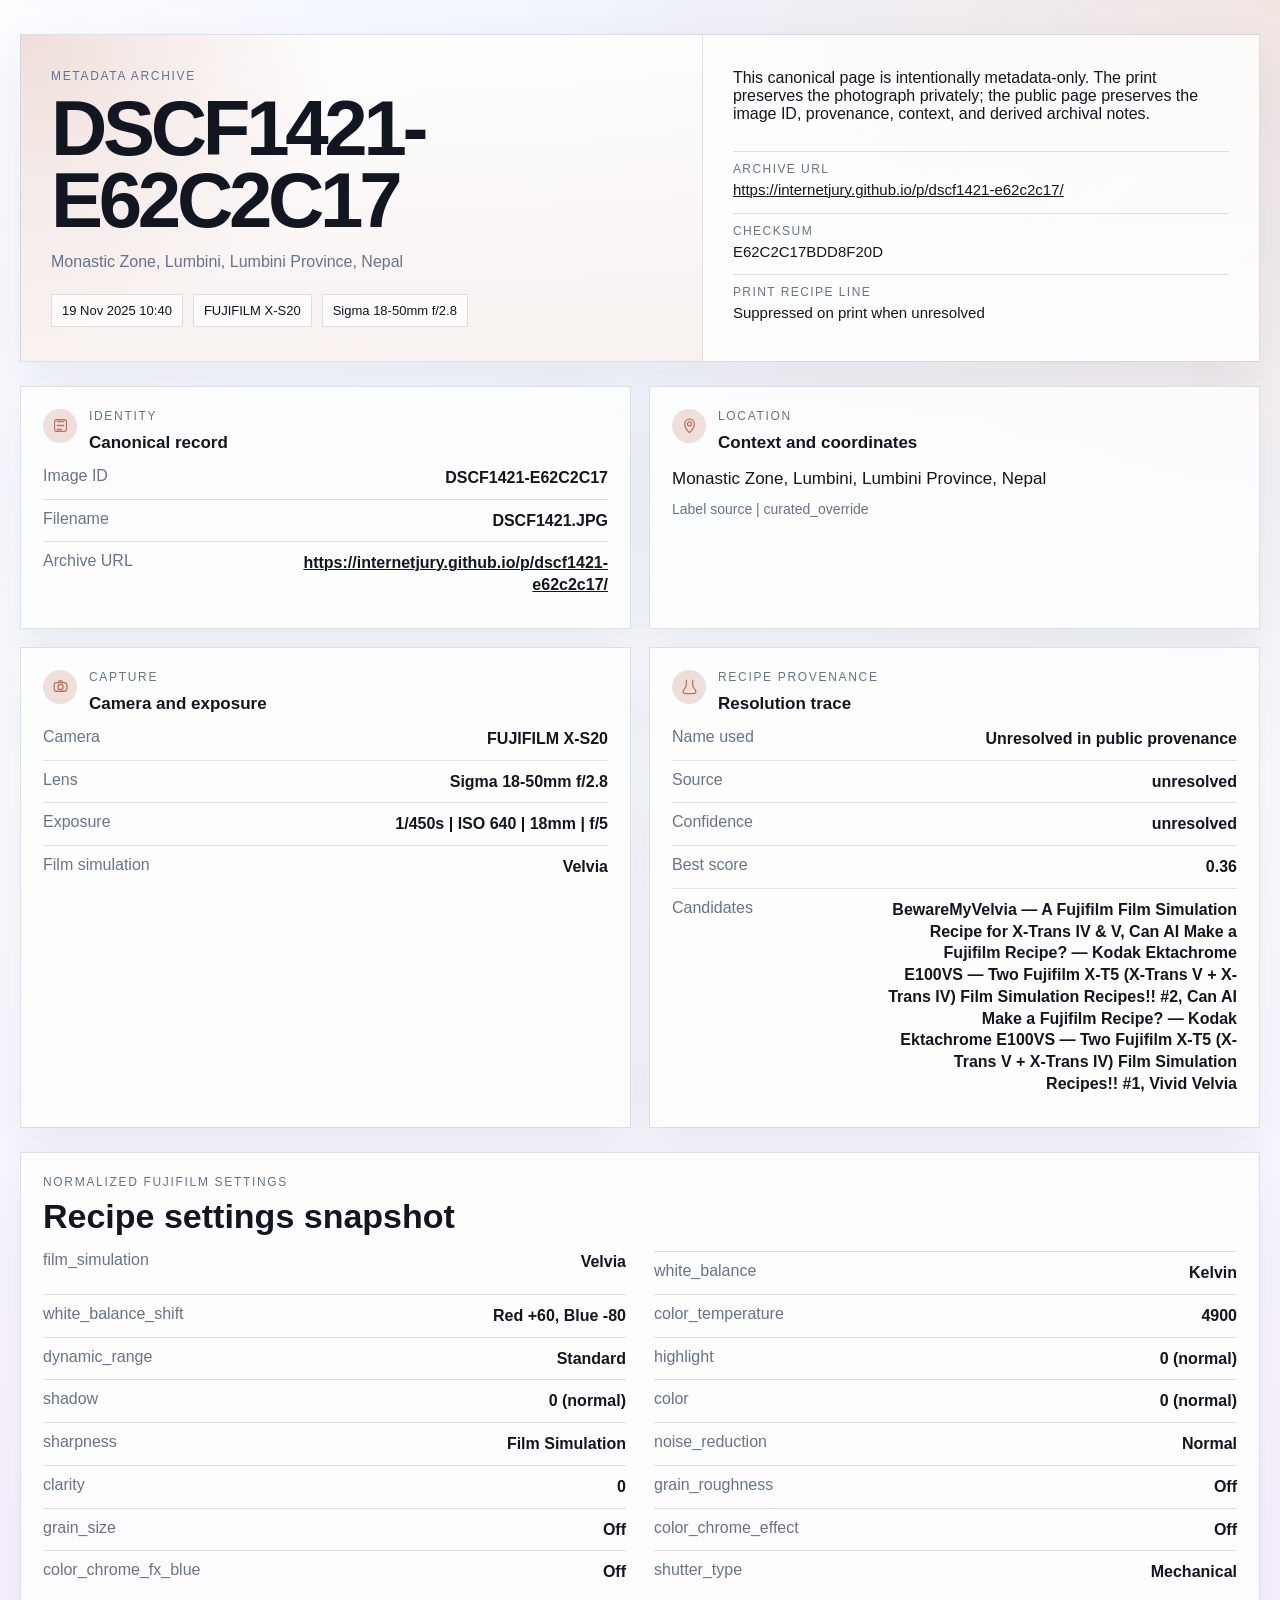
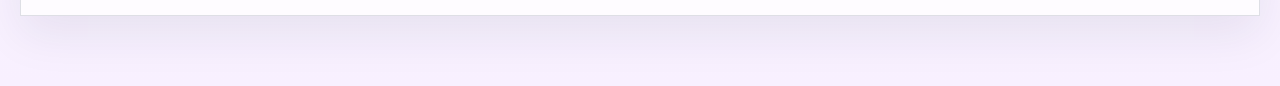
<file: p/dscf1421-e62c2c17/index.html>
<!doctype html>
<html lang="en">
<head>
  <meta charset="utf-8" />
  <meta name="viewport" content="width=device-width, initial-scale=1" />
  <meta name="robots" content="noindex,noimageindex,nofollow" />
  <meta name="photo-id" content="dscf1421-e62c2c17" />
  <title>DSCF1421-E62C2C17 | Internet Jury Archive</title>
  <link rel="stylesheet" href="/assets/site.css" />
</head>
<body class="archive-page" data-photo-id="dscf1421-e62c2c17" style="--accent:#B67462;--accent-soft:#EBD8D3;--panel:#F6EEEC;--date-accent:#9D6454;--weather-accent:#C89789;">
  <main class="shell page" data-photo-id="dscf1421-e62c2c17">
    <section class="page-hero">
      <div class="page-hero__identity">
        <p class="eyebrow">Metadata archive</p>
        <h1>DSCF1421-E62C2C17</h1>
        <p class="lede">Monastic Zone, Lumbini, Lumbini Province, Nepal</p>
        <div class="hero-badges">
          <span>19 Nov 2025  10:40</span>
          <span>FUJIFILM X-S20</span>
          <span>Sigma 18-50mm f/2.8</span>
        </div>
      </div>
      <div class="page-hero__statement">
        <p>This canonical page is intentionally metadata-only. The print preserves the photograph privately; the public page preserves the image ID, provenance, context, and derived archival notes.</p>
        <dl class="hero-facts">
          <div><dt>Archive URL</dt><dd><a href="https://internetjury.github.io/p/dscf1421-e62c2c17/">https://internetjury.github.io/p/dscf1421-e62c2c17/</a></dd></div>
          <div><dt>Checksum</dt><dd>E62C2C17BDD8F20D</dd></div>
          <div><dt>Print recipe line</dt><dd>Suppressed on print when unresolved</dd></div>
        </dl>
      </div>
    </section>

    <section class="meta-grid">
      <article class="meta-card">
        <div class="meta-card__header">
          <span class="meta-card__icon" aria-hidden="true"><svg viewBox="0 0 24 24" fill="none"><path d="M8 7h8M8 12h8M8 17h5" stroke="currentColor" stroke-width="1.7" stroke-linecap="round"/><rect x="4.5" y="4.5" width="15" height="15" rx="3" stroke="currentColor" stroke-width="1.5"/></svg></span>
          <div>
            <p class="meta-card__eyebrow">Identity</p>
            <h3>Canonical record</h3>
          </div>
        </div>
        <ul class="fact-list">
          <li><span>Image ID</span><strong>DSCF1421-E62C2C17</strong></li>
          <li><span>Filename</span><strong>DSCF1421.JPG</strong></li>
          <li><span>Archive URL</span><strong><a href="https://internetjury.github.io/p/dscf1421-e62c2c17/">https://internetjury.github.io/p/dscf1421-e62c2c17/</a></strong></li>
        </ul>
      </article>

      <article class="meta-card">
        <div class="meta-card__header">
          <span class="meta-card__icon" aria-hidden="true"><svg viewBox="0 0 24 24" fill="none"><path d="M12 21s6-5.25 6-11a6 6 0 1 0-12 0c0 5.75 6 11 6 11Z" stroke="currentColor" stroke-width="1.6"/><circle cx="12" cy="10" r="2.5" stroke="currentColor" stroke-width="1.6"/></svg></span>
          <div>
            <p class="meta-card__eyebrow">Location</p>
            <h3>Context and coordinates</h3>
          </div>
        </div>
        <p class="meta-card__value">Monastic Zone, Lumbini, Lumbini Province, Nepal</p>
        <p class="meta-card__muted"></p>
        <p class="meta-card__source">Label source | curated_override</p>
        
      </article>

      <article class="meta-card">
        <div class="meta-card__header">
          <span class="meta-card__icon" aria-hidden="true"><svg viewBox="0 0 24 24" fill="none"><rect x="4" y="7" width="16" height="11" rx="3" stroke="currentColor" stroke-width="1.6"/><path d="M9 7l1.3-2h3.4L15 7" stroke="currentColor" stroke-width="1.6" stroke-linecap="round"/><circle cx="12" cy="12.5" r="3.2" stroke="currentColor" stroke-width="1.6"/></svg></span>
          <div>
            <p class="meta-card__eyebrow">Capture</p>
            <h3>Camera and exposure</h3>
          </div>
        </div>
        <ul class="fact-list">
          <li><span>Camera</span><strong>FUJIFILM X-S20</strong></li>
          <li><span>Lens</span><strong>Sigma 18-50mm f/2.8</strong></li>
          <li><span>Exposure</span><strong>1/450s  |  ISO 640  |  18mm  |  f/5</strong></li>
          <li><span>Film simulation</span><strong>Velvia</strong></li>
        </ul>
      </article>

      <article class="meta-card">
        <div class="meta-card__header">
          <span class="meta-card__icon" aria-hidden="true"><svg viewBox="0 0 24 24" fill="none"><path d="M8 4v6M16 4v6M8 10c0 4-4 5-4 8a3 3 0 0 0 3 3h10a3 3 0 0 0 3-3c0-3-4-4-4-8" stroke="currentColor" stroke-width="1.6" stroke-linecap="round"/></svg></span>
          <div>
            <p class="meta-card__eyebrow">Recipe provenance</p>
            <h3>Resolution trace</h3>
          </div>
        </div>
        <ul class="fact-list">
          <li><span>Name used</span><strong>Unresolved in public provenance</strong></li>
          <li><span>Source</span><strong>unresolved</strong></li>
          <li><span>Confidence</span><strong>unresolved</strong></li>
          <li><span>Best score</span><strong>0.36</strong></li>
          <li><span>Candidates</span><strong>BewareMyVelvia — A Fujifilm Film Simulation Recipe for X-Trans IV &amp; V, Can AI Make a Fujifilm Recipe? — Kodak Ektachrome E100VS — Two Fujifilm X-T5 (X-Trans V + X-Trans IV) Film Simulation Recipes!! #2, Can AI Make a Fujifilm Recipe? — Kodak Ektachrome E100VS — Two Fujifilm X-T5 (X-Trans V + X-Trans IV) Film Simulation Recipes!! #1, Vivid Velvia</strong></li>
        </ul>
      </article>

      
    </section>

    

    <section class="wide-section">
      <div class="section-heading">
        <p class="eyebrow">Normalized Fujifilm settings</p>
        <h2>Recipe settings snapshot</h2>
      </div>
      <ul class="settings-grid">
        <li><span>film_simulation</span><strong>Velvia</strong></li>
<li><span>white_balance</span><strong>Kelvin</strong></li>
<li><span>white_balance_shift</span><strong>Red +60, Blue -80</strong></li>
<li><span>color_temperature</span><strong>4900</strong></li>
<li><span>dynamic_range</span><strong>Standard</strong></li>
<li><span>highlight</span><strong>0 (normal)</strong></li>
<li><span>shadow</span><strong>0 (normal)</strong></li>
<li><span>color</span><strong>0 (normal)</strong></li>
<li><span>sharpness</span><strong>Film Simulation</strong></li>
<li><span>noise_reduction</span><strong>Normal</strong></li>
<li><span>clarity</span><strong>0</strong></li>
<li><span>grain_roughness</span><strong>Off</strong></li>
<li><span>grain_size</span><strong>Off</strong></li>
<li><span>color_chrome_effect</span><strong>Off</strong></li>
<li><span>color_chrome_fx_blue</span><strong>Off</strong></li>
<li><span>shutter_type</span><strong>Mechanical</strong></li>
      </ul>
    </section>
  </main>
</body>
</html>
</file>
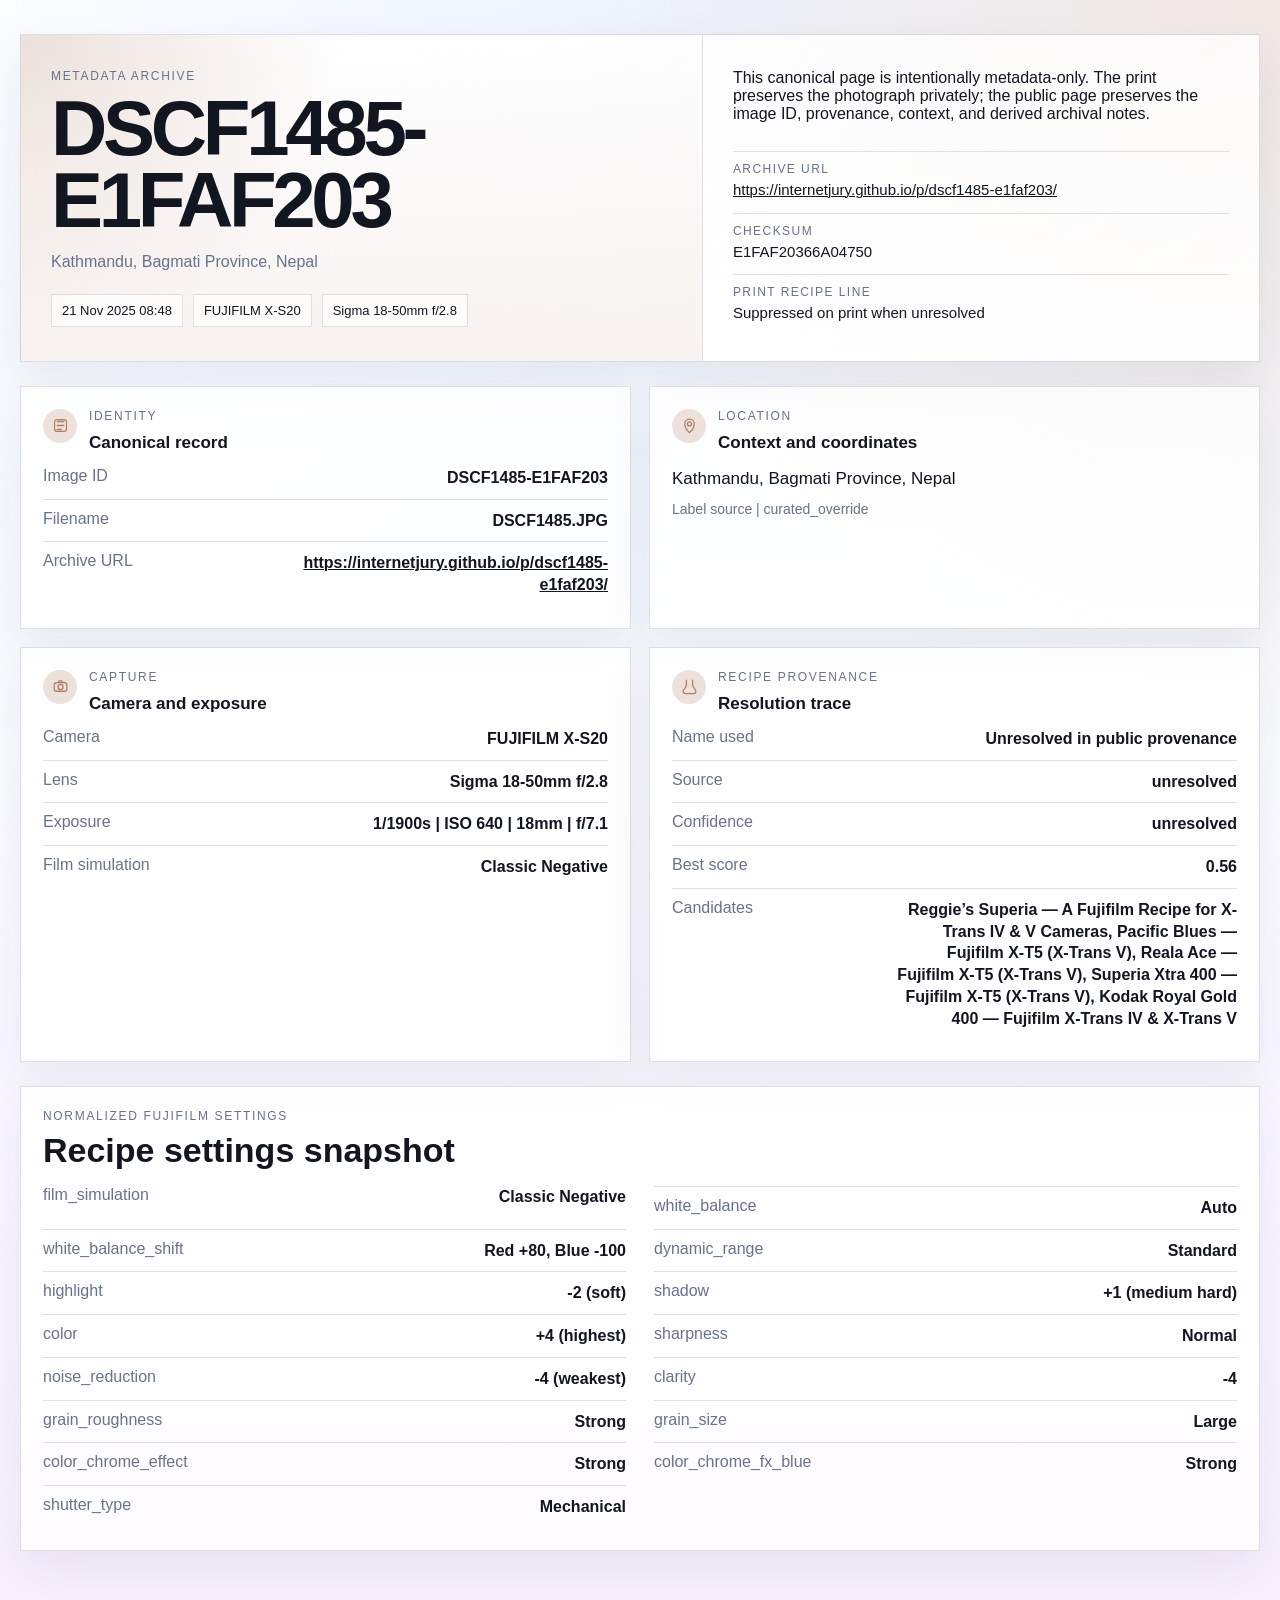
<file: p/dscf1485-e1faf203/index.html>
<!doctype html>
<html lang="en">
<head>
  <meta charset="utf-8" />
  <meta name="viewport" content="width=device-width, initial-scale=1" />
  <meta name="robots" content="noindex,noimageindex,nofollow" />
  <meta name="photo-id" content="dscf1485-e1faf203" />
  <title>DSCF1485-E1FAF203 | Internet Jury Archive</title>
  <link rel="stylesheet" href="/assets/site.css" />
</head>
<body class="archive-page" data-photo-id="dscf1485-e1faf203" style="--accent:#B07E67;--accent-soft:#E9DBD4;--panel:#F6F0ED;--date-accent:#976C59;--weather-accent:#C49E8D;">
  <main class="shell page" data-photo-id="dscf1485-e1faf203">
    <section class="page-hero">
      <div class="page-hero__identity">
        <p class="eyebrow">Metadata archive</p>
        <h1>DSCF1485-E1FAF203</h1>
        <p class="lede">Kathmandu, Bagmati Province, Nepal</p>
        <div class="hero-badges">
          <span>21 Nov 2025  08:48</span>
          <span>FUJIFILM X-S20</span>
          <span>Sigma 18-50mm f/2.8</span>
        </div>
      </div>
      <div class="page-hero__statement">
        <p>This canonical page is intentionally metadata-only. The print preserves the photograph privately; the public page preserves the image ID, provenance, context, and derived archival notes.</p>
        <dl class="hero-facts">
          <div><dt>Archive URL</dt><dd><a href="https://internetjury.github.io/p/dscf1485-e1faf203/">https://internetjury.github.io/p/dscf1485-e1faf203/</a></dd></div>
          <div><dt>Checksum</dt><dd>E1FAF20366A04750</dd></div>
          <div><dt>Print recipe line</dt><dd>Suppressed on print when unresolved</dd></div>
        </dl>
      </div>
    </section>

    <section class="meta-grid">
      <article class="meta-card">
        <div class="meta-card__header">
          <span class="meta-card__icon" aria-hidden="true"><svg viewBox="0 0 24 24" fill="none"><path d="M8 7h8M8 12h8M8 17h5" stroke="currentColor" stroke-width="1.7" stroke-linecap="round"/><rect x="4.5" y="4.5" width="15" height="15" rx="3" stroke="currentColor" stroke-width="1.5"/></svg></span>
          <div>
            <p class="meta-card__eyebrow">Identity</p>
            <h3>Canonical record</h3>
          </div>
        </div>
        <ul class="fact-list">
          <li><span>Image ID</span><strong>DSCF1485-E1FAF203</strong></li>
          <li><span>Filename</span><strong>DSCF1485.JPG</strong></li>
          <li><span>Archive URL</span><strong><a href="https://internetjury.github.io/p/dscf1485-e1faf203/">https://internetjury.github.io/p/dscf1485-e1faf203/</a></strong></li>
        </ul>
      </article>

      <article class="meta-card">
        <div class="meta-card__header">
          <span class="meta-card__icon" aria-hidden="true"><svg viewBox="0 0 24 24" fill="none"><path d="M12 21s6-5.25 6-11a6 6 0 1 0-12 0c0 5.75 6 11 6 11Z" stroke="currentColor" stroke-width="1.6"/><circle cx="12" cy="10" r="2.5" stroke="currentColor" stroke-width="1.6"/></svg></span>
          <div>
            <p class="meta-card__eyebrow">Location</p>
            <h3>Context and coordinates</h3>
          </div>
        </div>
        <p class="meta-card__value">Kathmandu, Bagmati Province, Nepal</p>
        <p class="meta-card__muted"></p>
        <p class="meta-card__source">Label source | curated_override</p>
        
      </article>

      <article class="meta-card">
        <div class="meta-card__header">
          <span class="meta-card__icon" aria-hidden="true"><svg viewBox="0 0 24 24" fill="none"><rect x="4" y="7" width="16" height="11" rx="3" stroke="currentColor" stroke-width="1.6"/><path d="M9 7l1.3-2h3.4L15 7" stroke="currentColor" stroke-width="1.6" stroke-linecap="round"/><circle cx="12" cy="12.5" r="3.2" stroke="currentColor" stroke-width="1.6"/></svg></span>
          <div>
            <p class="meta-card__eyebrow">Capture</p>
            <h3>Camera and exposure</h3>
          </div>
        </div>
        <ul class="fact-list">
          <li><span>Camera</span><strong>FUJIFILM X-S20</strong></li>
          <li><span>Lens</span><strong>Sigma 18-50mm f/2.8</strong></li>
          <li><span>Exposure</span><strong>1/1900s  |  ISO 640  |  18mm  |  f/7.1</strong></li>
          <li><span>Film simulation</span><strong>Classic Negative</strong></li>
        </ul>
      </article>

      <article class="meta-card">
        <div class="meta-card__header">
          <span class="meta-card__icon" aria-hidden="true"><svg viewBox="0 0 24 24" fill="none"><path d="M8 4v6M16 4v6M8 10c0 4-4 5-4 8a3 3 0 0 0 3 3h10a3 3 0 0 0 3-3c0-3-4-4-4-8" stroke="currentColor" stroke-width="1.6" stroke-linecap="round"/></svg></span>
          <div>
            <p class="meta-card__eyebrow">Recipe provenance</p>
            <h3>Resolution trace</h3>
          </div>
        </div>
        <ul class="fact-list">
          <li><span>Name used</span><strong>Unresolved in public provenance</strong></li>
          <li><span>Source</span><strong>unresolved</strong></li>
          <li><span>Confidence</span><strong>unresolved</strong></li>
          <li><span>Best score</span><strong>0.56</strong></li>
          <li><span>Candidates</span><strong>Reggie’s Superia — A Fujifilm Recipe for X-Trans IV &amp; V Cameras, Pacific Blues — Fujifilm X-T5 (X-Trans V), Reala Ace — Fujifilm X-T5 (X-Trans V), Superia Xtra 400 — Fujifilm X-T5 (X-Trans V), Kodak Royal Gold 400 — Fujifilm X-Trans IV &amp; X-Trans V</strong></li>
        </ul>
      </article>

      
    </section>

    

    <section class="wide-section">
      <div class="section-heading">
        <p class="eyebrow">Normalized Fujifilm settings</p>
        <h2>Recipe settings snapshot</h2>
      </div>
      <ul class="settings-grid">
        <li><span>film_simulation</span><strong>Classic Negative</strong></li>
<li><span>white_balance</span><strong>Auto</strong></li>
<li><span>white_balance_shift</span><strong>Red +80, Blue -100</strong></li>
<li><span>dynamic_range</span><strong>Standard</strong></li>
<li><span>highlight</span><strong>-2 (soft)</strong></li>
<li><span>shadow</span><strong>+1 (medium hard)</strong></li>
<li><span>color</span><strong>+4 (highest)</strong></li>
<li><span>sharpness</span><strong>Normal</strong></li>
<li><span>noise_reduction</span><strong>-4 (weakest)</strong></li>
<li><span>clarity</span><strong>-4</strong></li>
<li><span>grain_roughness</span><strong>Strong</strong></li>
<li><span>grain_size</span><strong>Large</strong></li>
<li><span>color_chrome_effect</span><strong>Strong</strong></li>
<li><span>color_chrome_fx_blue</span><strong>Strong</strong></li>
<li><span>shutter_type</span><strong>Mechanical</strong></li>
      </ul>
    </section>
  </main>
</body>
</html>
</file>
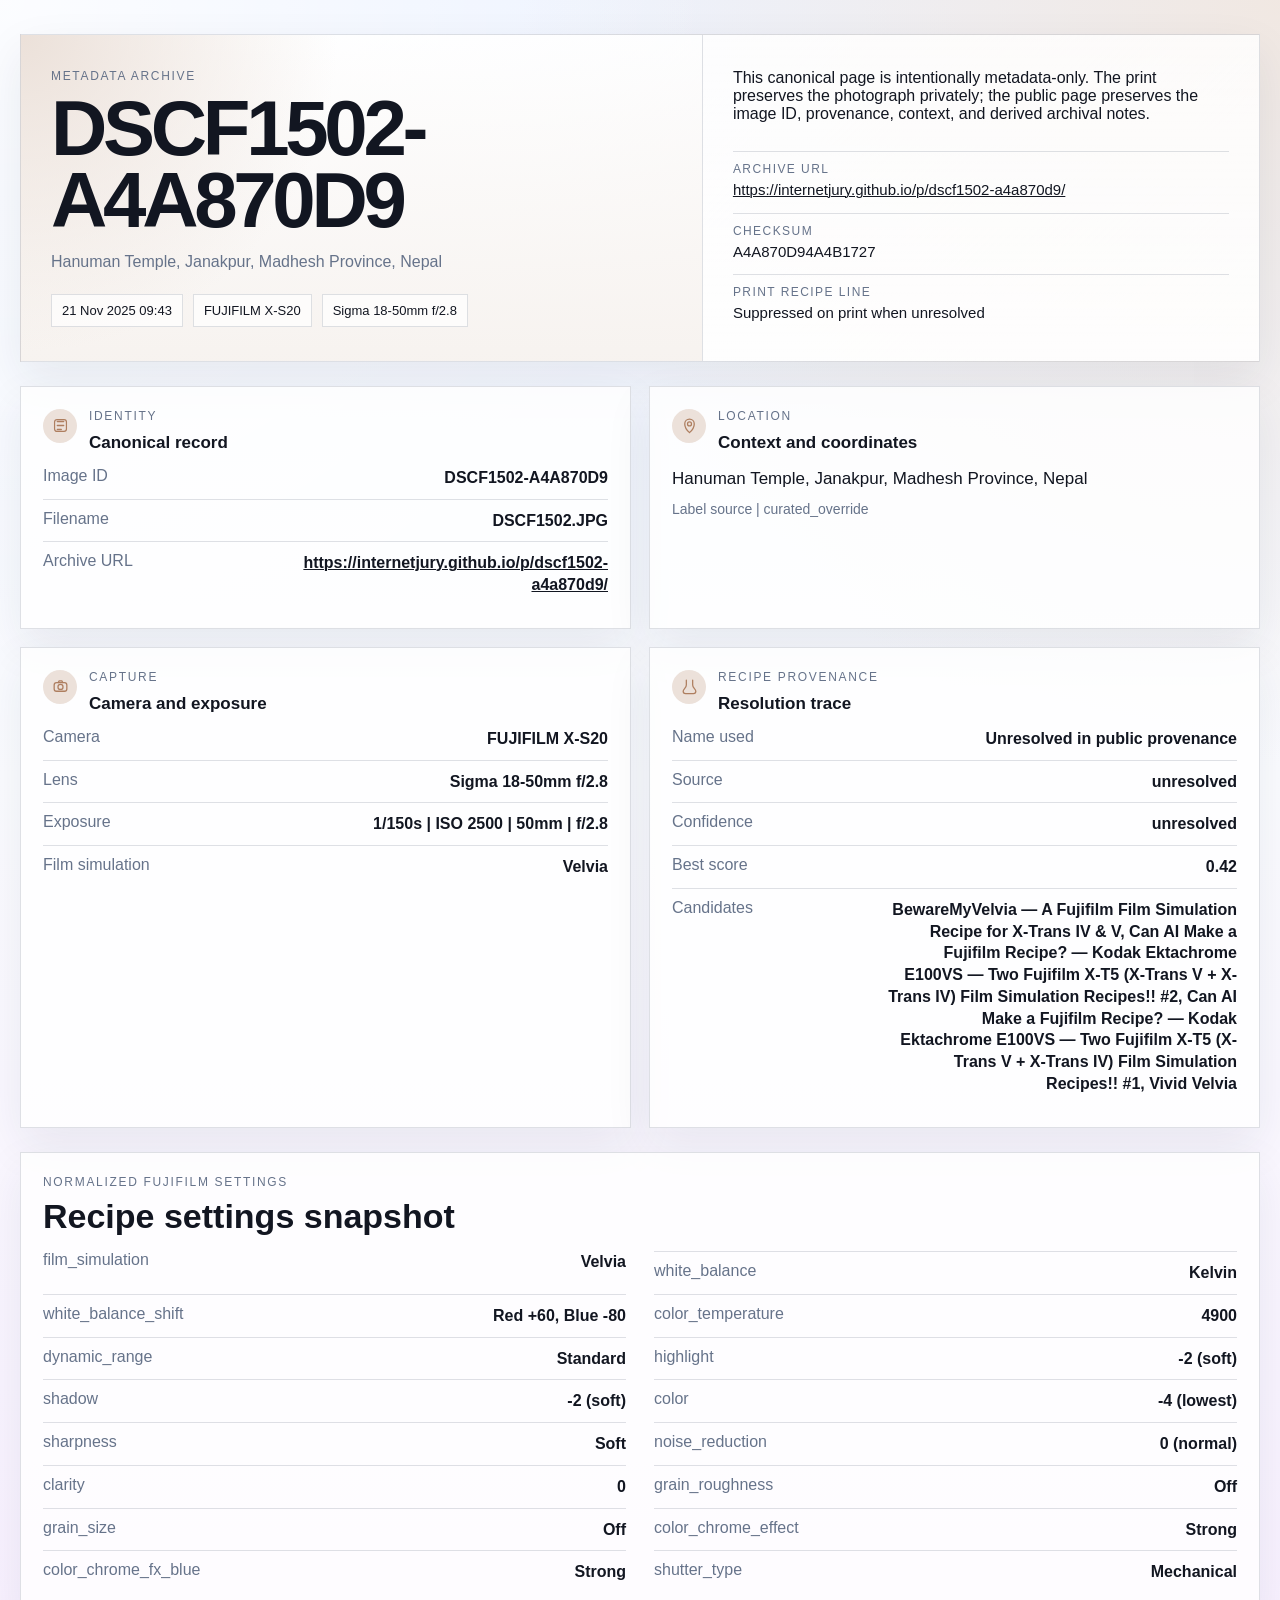
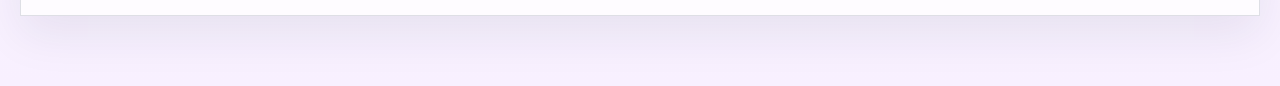
<file: p/dscf1502-a4a870d9/index.html>
<!doctype html>
<html lang="en">
<head>
  <meta charset="utf-8" />
  <meta name="viewport" content="width=device-width, initial-scale=1" />
  <meta name="robots" content="noindex,noimageindex,nofollow" />
  <meta name="photo-id" content="dscf1502-a4a870d9" />
  <title>DSCF1502-A4A870D9 | Internet Jury Archive</title>
  <link rel="stylesheet" href="/assets/site.css" />
</head>
<body class="archive-page" data-photo-id="dscf1502-a4a870d9" style="--accent:#AE7E5F;--accent-soft:#E8DBD2;--panel:#F5F0EC;--date-accent:#966C52;--weather-accent:#C29E87;">
  <main class="shell page" data-photo-id="dscf1502-a4a870d9">
    <section class="page-hero">
      <div class="page-hero__identity">
        <p class="eyebrow">Metadata archive</p>
        <h1>DSCF1502-A4A870D9</h1>
        <p class="lede">Hanuman Temple, Janakpur, Madhesh Province, Nepal</p>
        <div class="hero-badges">
          <span>21 Nov 2025  09:43</span>
          <span>FUJIFILM X-S20</span>
          <span>Sigma 18-50mm f/2.8</span>
        </div>
      </div>
      <div class="page-hero__statement">
        <p>This canonical page is intentionally metadata-only. The print preserves the photograph privately; the public page preserves the image ID, provenance, context, and derived archival notes.</p>
        <dl class="hero-facts">
          <div><dt>Archive URL</dt><dd><a href="https://internetjury.github.io/p/dscf1502-a4a870d9/">https://internetjury.github.io/p/dscf1502-a4a870d9/</a></dd></div>
          <div><dt>Checksum</dt><dd>A4A870D94A4B1727</dd></div>
          <div><dt>Print recipe line</dt><dd>Suppressed on print when unresolved</dd></div>
        </dl>
      </div>
    </section>

    <section class="meta-grid">
      <article class="meta-card">
        <div class="meta-card__header">
          <span class="meta-card__icon" aria-hidden="true"><svg viewBox="0 0 24 24" fill="none"><path d="M8 7h8M8 12h8M8 17h5" stroke="currentColor" stroke-width="1.7" stroke-linecap="round"/><rect x="4.5" y="4.5" width="15" height="15" rx="3" stroke="currentColor" stroke-width="1.5"/></svg></span>
          <div>
            <p class="meta-card__eyebrow">Identity</p>
            <h3>Canonical record</h3>
          </div>
        </div>
        <ul class="fact-list">
          <li><span>Image ID</span><strong>DSCF1502-A4A870D9</strong></li>
          <li><span>Filename</span><strong>DSCF1502.JPG</strong></li>
          <li><span>Archive URL</span><strong><a href="https://internetjury.github.io/p/dscf1502-a4a870d9/">https://internetjury.github.io/p/dscf1502-a4a870d9/</a></strong></li>
        </ul>
      </article>

      <article class="meta-card">
        <div class="meta-card__header">
          <span class="meta-card__icon" aria-hidden="true"><svg viewBox="0 0 24 24" fill="none"><path d="M12 21s6-5.25 6-11a6 6 0 1 0-12 0c0 5.75 6 11 6 11Z" stroke="currentColor" stroke-width="1.6"/><circle cx="12" cy="10" r="2.5" stroke="currentColor" stroke-width="1.6"/></svg></span>
          <div>
            <p class="meta-card__eyebrow">Location</p>
            <h3>Context and coordinates</h3>
          </div>
        </div>
        <p class="meta-card__value">Hanuman Temple, Janakpur, Madhesh Province, Nepal</p>
        <p class="meta-card__muted"></p>
        <p class="meta-card__source">Label source | curated_override</p>
        
      </article>

      <article class="meta-card">
        <div class="meta-card__header">
          <span class="meta-card__icon" aria-hidden="true"><svg viewBox="0 0 24 24" fill="none"><rect x="4" y="7" width="16" height="11" rx="3" stroke="currentColor" stroke-width="1.6"/><path d="M9 7l1.3-2h3.4L15 7" stroke="currentColor" stroke-width="1.6" stroke-linecap="round"/><circle cx="12" cy="12.5" r="3.2" stroke="currentColor" stroke-width="1.6"/></svg></span>
          <div>
            <p class="meta-card__eyebrow">Capture</p>
            <h3>Camera and exposure</h3>
          </div>
        </div>
        <ul class="fact-list">
          <li><span>Camera</span><strong>FUJIFILM X-S20</strong></li>
          <li><span>Lens</span><strong>Sigma 18-50mm f/2.8</strong></li>
          <li><span>Exposure</span><strong>1/150s  |  ISO 2500  |  50mm  |  f/2.8</strong></li>
          <li><span>Film simulation</span><strong>Velvia</strong></li>
        </ul>
      </article>

      <article class="meta-card">
        <div class="meta-card__header">
          <span class="meta-card__icon" aria-hidden="true"><svg viewBox="0 0 24 24" fill="none"><path d="M8 4v6M16 4v6M8 10c0 4-4 5-4 8a3 3 0 0 0 3 3h10a3 3 0 0 0 3-3c0-3-4-4-4-8" stroke="currentColor" stroke-width="1.6" stroke-linecap="round"/></svg></span>
          <div>
            <p class="meta-card__eyebrow">Recipe provenance</p>
            <h3>Resolution trace</h3>
          </div>
        </div>
        <ul class="fact-list">
          <li><span>Name used</span><strong>Unresolved in public provenance</strong></li>
          <li><span>Source</span><strong>unresolved</strong></li>
          <li><span>Confidence</span><strong>unresolved</strong></li>
          <li><span>Best score</span><strong>0.42</strong></li>
          <li><span>Candidates</span><strong>BewareMyVelvia — A Fujifilm Film Simulation Recipe for X-Trans IV &amp; V, Can AI Make a Fujifilm Recipe? — Kodak Ektachrome E100VS — Two Fujifilm X-T5 (X-Trans V + X-Trans IV) Film Simulation Recipes!! #2, Can AI Make a Fujifilm Recipe? — Kodak Ektachrome E100VS — Two Fujifilm X-T5 (X-Trans V + X-Trans IV) Film Simulation Recipes!! #1, Vivid Velvia</strong></li>
        </ul>
      </article>

      
    </section>

    

    <section class="wide-section">
      <div class="section-heading">
        <p class="eyebrow">Normalized Fujifilm settings</p>
        <h2>Recipe settings snapshot</h2>
      </div>
      <ul class="settings-grid">
        <li><span>film_simulation</span><strong>Velvia</strong></li>
<li><span>white_balance</span><strong>Kelvin</strong></li>
<li><span>white_balance_shift</span><strong>Red +60, Blue -80</strong></li>
<li><span>color_temperature</span><strong>4900</strong></li>
<li><span>dynamic_range</span><strong>Standard</strong></li>
<li><span>highlight</span><strong>-2 (soft)</strong></li>
<li><span>shadow</span><strong>-2 (soft)</strong></li>
<li><span>color</span><strong>-4 (lowest)</strong></li>
<li><span>sharpness</span><strong>Soft</strong></li>
<li><span>noise_reduction</span><strong>0 (normal)</strong></li>
<li><span>clarity</span><strong>0</strong></li>
<li><span>grain_roughness</span><strong>Off</strong></li>
<li><span>grain_size</span><strong>Off</strong></li>
<li><span>color_chrome_effect</span><strong>Strong</strong></li>
<li><span>color_chrome_fx_blue</span><strong>Strong</strong></li>
<li><span>shutter_type</span><strong>Mechanical</strong></li>
      </ul>
    </section>
  </main>
</body>
</html>
</file>
<file: assets/site.css>
:root {
  --paper: #f4f5fb;
  --ink: #121621;
  --muted: #66738a;
  --rule: rgba(33, 43, 70, 0.14);
  --accent: #6d7cff;
  --accent-soft: #e5e9ff;
  --panel: #f4f6ff;
  --date-accent: #8e6fff;
  --weather-accent: #52b9c8;
}

* { box-sizing: border-box; }
html, body { margin: 0; }
body {
  color: var(--ink);
  font-family: "Public Sans", Arial, sans-serif;
  background:
    radial-gradient(circle at top left, rgba(255,255,255,0.82), transparent 34%),
    radial-gradient(circle at top right, color-mix(in srgb, var(--accent) 18%, white), transparent 36%),
    linear-gradient(180deg, #edf3ff 0%, #fbfcff 46%, #f8f0ff 100%);
}

a { color: inherit; text-decoration-thickness: 1px; }
h1, h2, h3, p { margin-top: 0; }
h1 {
  margin-bottom: 12px;
  font-size: clamp(38px, 6.2vw, 78px);
  line-height: 0.92;
  letter-spacing: -0.055em;
}

h2 {
  margin: 0;
  font-size: clamp(26px, 3vw, 34px);
  line-height: 1.02;
}

h3 {
  margin: 0;
  font-size: 17px;
}

.shell {
  width: min(1240px, calc(100vw - 40px));
  margin: 0 auto;
  padding: 34px 0 70px;
}

.eyebrow,
.meta-card__eyebrow,
.panel-label {
  margin: 0 0 10px;
  color: var(--muted);
  font-size: 12px;
  letter-spacing: 0.14em;
  text-transform: uppercase;
}

.lede {
  margin: 0;
  color: var(--muted);
  line-height: 1.58;
}

.index-hero,
.page-hero,
.archive-card,
.meta-card,
.editorial-note,
.wide-section {
  border: 1px solid var(--rule);
  box-shadow: 0 18px 44px rgba(31, 40, 68, 0.08);
}

.index-hero,
.page-hero {
  background:
    linear-gradient(135deg, rgba(255,255,255,0.82), rgba(255,255,255,0.56) 42%, var(--panel)),
    radial-gradient(circle at top right, color-mix(in srgb, var(--accent) 22%, white), transparent 42%);
}

.index-hero {
  display: grid;
  grid-template-columns: minmax(0, 1.2fr) minmax(280px, 0.8fr);
  gap: 22px;
  padding: 44px;
  margin-bottom: 28px;
}

.index-hero__panel {
  display: grid;
  gap: 16px;
}

.index-hero__panel > div {
  padding: 18px;
  border: 1px solid var(--rule);
  background: rgba(255,255,255,0.62);
}

.archive-grid {
  display: grid;
  grid-template-columns: repeat(auto-fit, minmax(260px, 1fr));
  gap: 18px;
}

.archive-card {
  display: block;
  text-decoration: none;
  background:
    linear-gradient(180deg, rgba(255,255,255,0.86), rgba(255,255,255,0.62)),
    linear-gradient(135deg, color-mix(in srgb, var(--accent-soft) 84%, white), color-mix(in srgb, var(--panel) 82%, white));
  overflow: hidden;
}

.archive-card__hero {
  padding: 18px 18px 16px;
  min-height: 124px;
  display: flex;
  flex-direction: column;
  justify-content: space-between;
  background:
    radial-gradient(circle at top right, color-mix(in srgb, var(--accent) 28%, white), transparent 40%),
    linear-gradient(135deg, color-mix(in srgb, var(--accent-soft) 84%, white), color-mix(in srgb, var(--panel) 84%, white));
}

.archive-card__id {
  font-size: 24px;
  font-weight: 700;
  letter-spacing: -0.04em;
}

.archive-card__checksum,
.archive-card__meta {
  color: var(--muted);
  font-size: 13px;
}

.archive-card__body {
  padding: 16px 18px 18px;
}

.archive-card__label {
  display: block;
  margin-bottom: 8px;
  font-size: 18px;
  line-height: 1.26;
}

.page {
  display: grid;
  gap: 24px;
}

.page-hero {
  display: grid;
  grid-template-columns: minmax(0, 1.1fr) minmax(300px, 0.9fr);
}

.page-hero__identity,
.page-hero__statement {
  padding: 34px 30px;
}

.page-hero__identity {
  background:
    radial-gradient(circle at top left, color-mix(in srgb, var(--accent-soft) 84%, white), transparent 42%),
    linear-gradient(180deg, rgba(255,255,255,0.76), color-mix(in srgb, var(--panel) 82%, white));
}

.page-hero__statement {
  border-left: 1px solid var(--rule);
  background: linear-gradient(180deg, rgba(255,255,255,0.72), rgba(255,255,255,0.88));
}

.hero-badges {
  display: flex;
  flex-wrap: wrap;
  gap: 10px;
  margin-top: 20px;
}

.hero-badges span {
  padding: 8px 10px;
  border: 1px solid var(--rule);
  background: rgba(255,255,255,0.72);
  font-size: 13px;
}

.hero-facts {
  display: grid;
  gap: 12px;
  margin: 28px 0 0;
}

.hero-facts div {
  padding-top: 10px;
  border-top: 1px solid var(--rule);
}

.hero-facts dt {
  margin-bottom: 4px;
  color: var(--muted);
  font-size: 12px;
  text-transform: uppercase;
  letter-spacing: 0.12em;
}

.hero-facts dd {
  margin: 0;
  font-size: 15px;
  line-height: 1.38;
  overflow-wrap: anywhere;
}

.meta-grid {
  display: grid;
  grid-template-columns: repeat(2, minmax(0, 1fr));
  gap: 18px;
}

.meta-card,
.editorial-note,
.wide-section {
  background: rgba(255,255,255,0.82);
  padding: 22px;
}

.meta-card__header {
  display: flex;
  align-items: flex-start;
  gap: 12px;
  margin-bottom: 14px;
}

.meta-card__icon {
  width: 34px;
  height: 34px;
  display: inline-flex;
  align-items: center;
  justify-content: center;
  border-radius: 999px;
  background: color-mix(in srgb, var(--accent-soft) 82%, white);
  color: var(--accent);
  flex: 0 0 auto;
}

.meta-card__icon svg {
  width: 19px;
  height: 19px;
}

.meta-card__value {
  margin-bottom: 8px;
  font-size: 17px;
  line-height: 1.4;
}

.meta-card__muted,
.meta-card__source {
  margin: 0;
  color: var(--muted);
  font-size: 14px;
  line-height: 1.48;
}

.fact-list,
.settings-grid {
  list-style: none;
  margin: 0;
  padding: 0;
}

.fact-list li,
.settings-grid li {
  display: flex;
  justify-content: space-between;
  gap: 16px;
  padding: 10px 0;
  border-top: 1px solid var(--rule);
}

.fact-list li:first-child,
.settings-grid li:first-child {
  border-top: 0;
  padding-top: 0;
}

.fact-list span,
.settings-grid span {
  color: var(--muted);
}

.fact-list strong,
.settings-grid strong {
  max-width: 62%;
  text-align: right;
  line-height: 1.36;
  overflow-wrap: anywhere;
}

.section-heading {
  margin-bottom: 18px;
}

.settings-grid {
  display: grid;
  grid-template-columns: repeat(2, minmax(0, 1fr));
  column-gap: 28px;
}

@media (max-width: 940px) {
  .index-hero,
  .page-hero,
  .meta-grid,
  .settings-grid {
    grid-template-columns: 1fr;
  }

  .page-hero__statement {
    border-left: 0;
    border-top: 1px solid var(--rule);
  }
}
</file>
